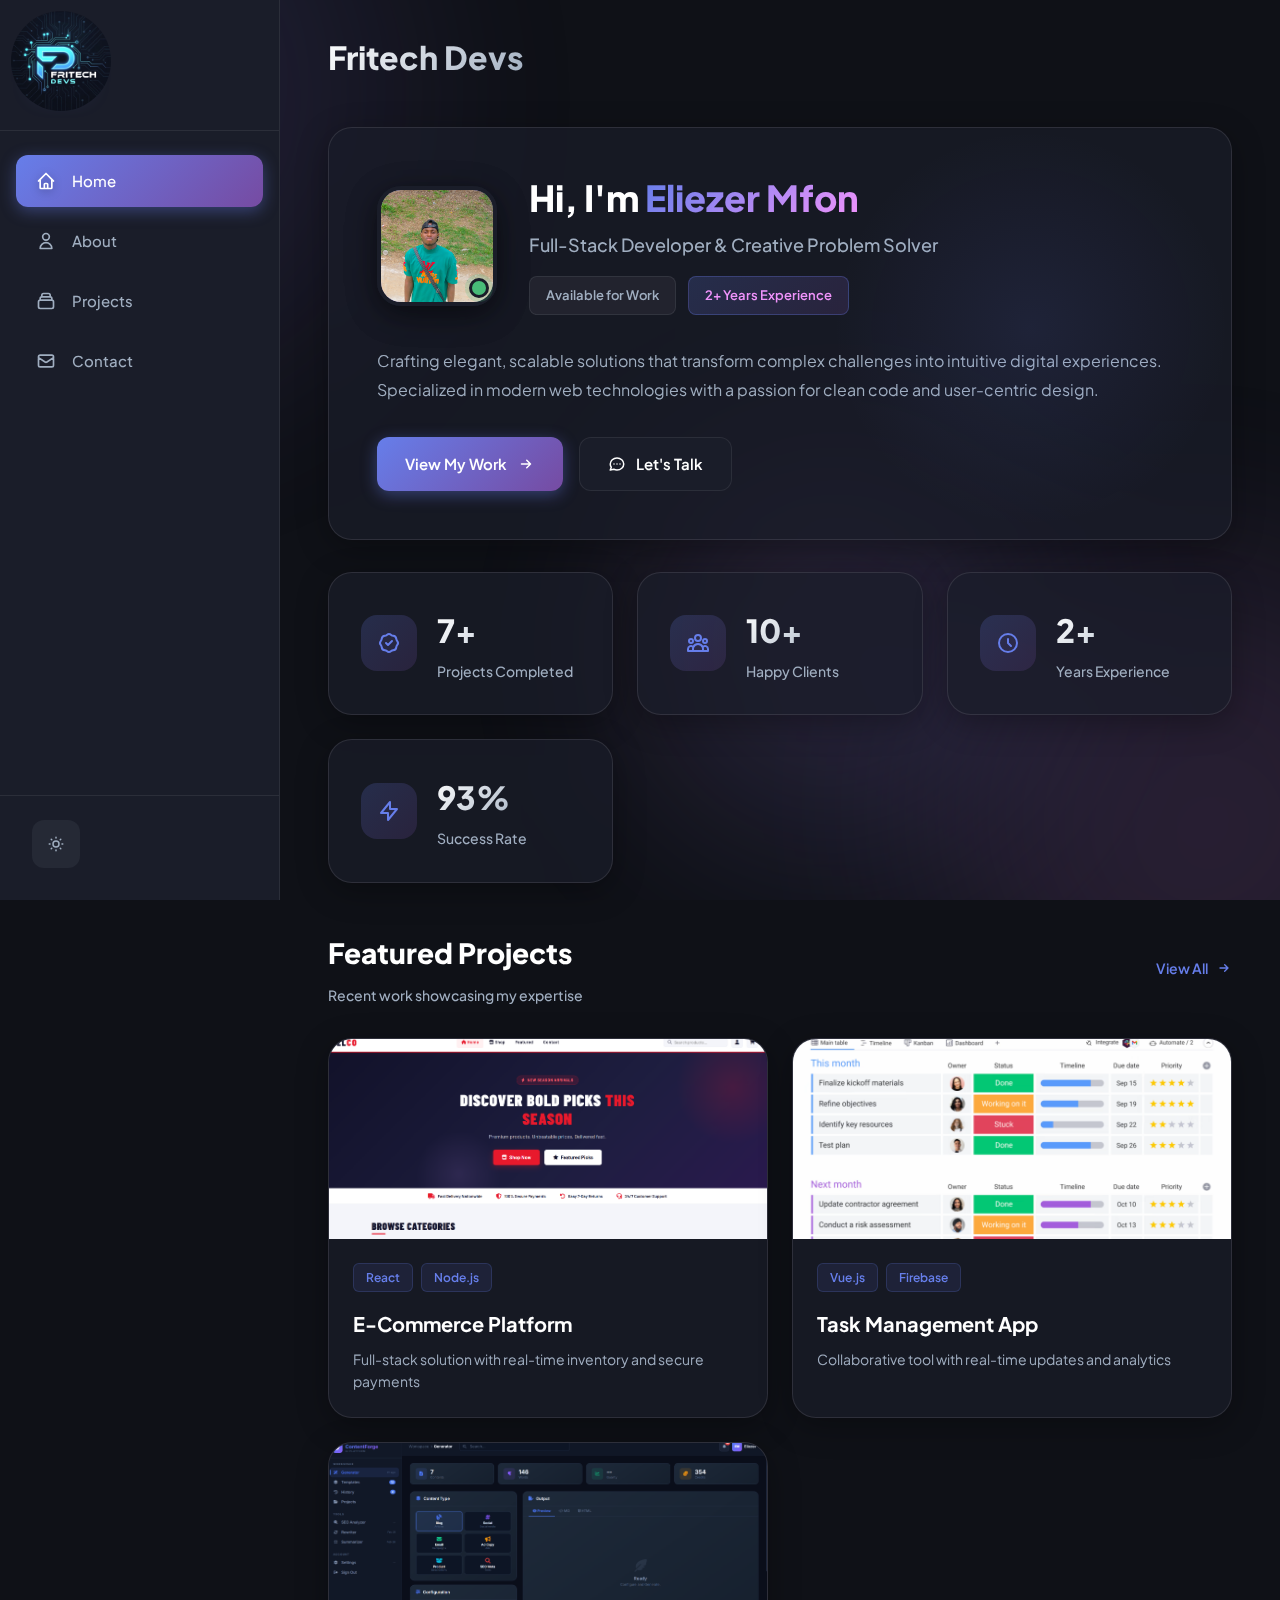
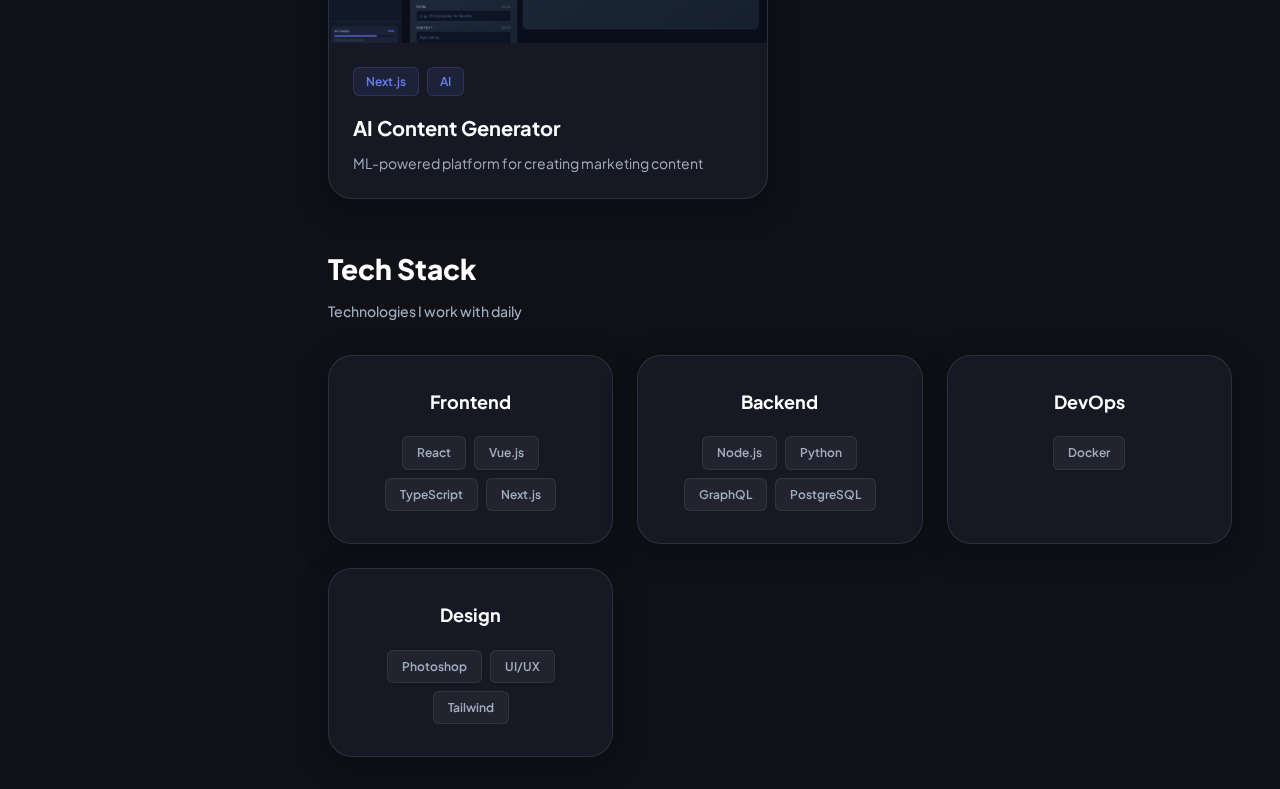
<file: index.html>
<!DOCTYPE html>
<html lang="en">

<head>
    <meta charset="UTF-8">
    <meta name="viewport" content="width=device-width, initial-scale=1.0">
    <title>Developer Portfolio - Home</title>
    <link rel="preconnect" href="https://fonts.googleapis.com">
    <link rel="preconnect" href="https://fonts.gstatic.com" crossorigin>
    <link href="https://fonts.googleapis.com/css2?family=Plus+Jakarta+Sans:wght@300;400;500;600;700;800&display=swap"
        rel="stylesheet">
    <link rel="stylesheet" href="styles.css">
</head>

<body>
    <!-- Animated Background -->
    <div class="background-animation">
        <div class="gradient-orb orb-1"></div>
        <div class="gradient-orb orb-2"></div>
        <div class="gradient-orb orb-3"></div>
    </div>

    <!-- Sidebar Navigation -->
    <nav class="sidebar">
        <div class="sidebar-header">
            <div class="logo-container">
                <div class="logo-icon"><img src="images/logo.jpg" alt="logo" width="100px" height="100px"
                        style="border-radius: 50%;"></div>
            </div>
        </div>
        <ul class="nav-menu">
            <li class="nav-item active">
                <a href="index.html">
                    <svg width="20" height="20" fill="none" stroke="currentColor" viewBox="0 0 24 24">
                        <path stroke-linecap="round" stroke-linejoin="round" stroke-width="2"
                            d="M3 12l2-2m0 0l7-7 7 7M5 10v10a1 1 0 001 1h3m10-11l2 2m-2-2v10a1 1 0 01-1 1h-3m-6 0a1 1 0 001-1v-4a1 1 0 011-1h2a1 1 0 011 1v4a1 1 0 001 1m-6 0h6" />
                    </svg>
                    <span>Home</span>
                </a>
            </li>
            <li class="nav-item">
                <a href="about.html">
                    <svg width="20" height="20" fill="none" stroke="currentColor" viewBox="0 0 24 24">
                        <path stroke-linecap="round" stroke-linejoin="round" stroke-width="2"
                            d="M16 7a4 4 0 11-8 0 4 4 0 018 0zM12 14a7 7 0 00-7 7h14a7 7 0 00-7-7z" />
                    </svg>
                    <span>About</span>
                </a>
            </li>
            <li class="nav-item">
                <a href="projects.html">
                    <svg width="20" height="20" fill="none" stroke="currentColor" viewBox="0 0 24 24">
                        <path stroke-linecap="round" stroke-linejoin="round" stroke-width="2"
                            d="M19 11H5m14 0a2 2 0 012 2v6a2 2 0 01-2 2H5a2 2 0 01-2-2v-6a2 2 0 012-2m14 0V9a2 2 0 00-2-2M5 11V9a2 2 0 012-2m0 0V5a2 2 0 012-2h6a2 2 0 012 2v2M7 7h10" />
                    </svg>
                    <span>Projects</span>
                </a>
            </li>
            <li class="nav-item">
                <a href="contact.html">
                    <svg width="20" height="20" fill="none" stroke="currentColor" viewBox="0 0 24 24">
                        <path stroke-linecap="round" stroke-linejoin="round" stroke-width="2"
                            d="M3 8l7.89 5.26a2 2 0 002.22 0L21 8M5 19h14a2 2 0 002-2V7a2 2 0 00-2-2H5a2 2 0 00-2 2v10a2 2 0 002 2z" />
                    </svg>
                    <span>Contact</span>
                </a>
            </li>
        </ul>
        <div class="sidebar-footer">
            <div class="theme-toggle">
                <svg width="18" height="18" fill="none" stroke="currentColor" viewBox="0 0 24 24">
                    <path stroke-linecap="round" stroke-linejoin="round" stroke-width="2"
                        d="M20.354 15.354A9 9 0 018.646 3.646 9.003 9.003 0 0012 21a9.003 9.003 0 008.354-5.646z" />
                </svg>
            </div>
        </div>
    </nav>

    <!-- Main Content -->
    <main class="main-content">
        <!-- Mobile Menu Toggle -->
        <button class="mobile-menu-toggle" aria-label="Toggle navigation">
            <svg width="24" height="24" fill="none" stroke="currentColor" viewBox="0 0 24 24">
                <path stroke-linecap="round" stroke-linejoin="round" stroke-width="2" d="M4 6h16M4 12h16M4 18h16" />
            </svg>
        </button>

        <!-- Mobile Theme Toggle -->
        <button class="mobile-theme-toggle" aria-label="Toggle theme">
            <svg width="20" height="20" fill="none" stroke="currentColor" viewBox="0 0 24 24">
                <path stroke-linecap="round" stroke-linejoin="round" stroke-width="2"
                    d="M12 3v1m0 16v1m9-9h-1M4 12H3m15.364 6.364l-.707-.707M6.343 6.343l-.707-.707m12.728 0l-.707.707M6.343 17.657l-.707.707M16 12a4 4 0 11-8 0 4 4 0 018 0z" />
            </svg>
        </button>

        <!-- Mobile Overlay -->
        <div class="mobile-overlay"></div>

        <!-- Header -->
        <header class="top-header">
            <div class="header-left">
                <h1 class="page-title">Fritech Devs</h1>
                <p class="page-subtitle"></p>
            </div>

        </header>

        <!-- Hero Card -->
        <section class="hero-card glass-card">
            <div class="hero-content">
                <div class="profile-section">
                    <div class="profile-image-wrapper">
                        <!-- Replace this SVG with your actual profile picture -->
                        <div class="profile-placeholder">
                            <img src="images/6utwdk.jpg" alt="Profile Picture" class="profile-image"
                                onerror="this.style.display='none'; this.nextElementSibling.style.display='flex'">

                        </div>
                        <div class="status-indicator"></div>
                    </div>
                    <div class="profile-info">
                        <h2 class="hero-title">Hi, I'm <span class="gradient-text">Eliezer Mfon</span></h2>
                        <p class="hero-role">Full-Stack Developer & Creative Problem Solver</p>
                        <div class="hero-badges">
                            <span class="badge">Available for Work</span>
                            <span class="badge badge-accent">2+ Years Experience</span>
                        </div>
                    </div>
                </div>
                <p class="hero-description">
                    Crafting elegant, scalable solutions that transform complex challenges into
                    intuitive digital experiences. Specialized in modern web technologies with
                    a passion for clean code and user-centric design.
                </p>
                <div class="hero-actions">
                    <a href="projects.html" class="btn btn-primary">
                        <span>View My Work</span>
                        <svg width="18" height="18" fill="none" stroke="currentColor" viewBox="0 0 24 24">
                            <path stroke-linecap="round" stroke-linejoin="round" stroke-width="2"
                                d="M13 7l5 5m0 0l-5 5m5-5H6" />
                        </svg>
                    </a>
                    <a href="contact.html" class="btn btn-secondary">
                        <svg width="18" height="18" fill="none" stroke="currentColor" viewBox="0 0 24 24">
                            <path stroke-linecap="round" stroke-linejoin="round" stroke-width="2"
                                d="M8 12h.01M12 12h.01M16 12h.01M21 12c0 4.418-4.03 8-9 8a9.863 9.863 0 01-4.255-.949L3 20l1.395-3.72C3.512 15.042 3 13.574 3 12c0-4.418 4.03-8 9-8s9 3.582 9 8z" />
                        </svg>
                        <span>Let's Talk</span>
                    </a>
                </div>
            </div>
        </section>

        <!-- Stats Grid -->
        <section class="stats-section">
            <div class="stats-grid">
                <div class="stat-card glass-card">
                    <div class="stat-icon">
                        <svg width="24" height="24" fill="none" stroke="currentColor" viewBox="0 0 24 24">
                            <path stroke-linecap="round" stroke-linejoin="round" stroke-width="2"
                                d="M9 12l2 2 4-4M7.835 4.697a3.42 3.42 0 001.946-.806 3.42 3.42 0 014.438 0 3.42 3.42 0 001.946.806 3.42 3.42 0 013.138 3.138 3.42 3.42 0 00.806 1.946 3.42 3.42 0 010 4.438 3.42 3.42 0 00-.806 1.946 3.42 3.42 0 01-3.138 3.138 3.42 3.42 0 00-1.946.806 3.42 3.42 0 01-4.438 0 3.42 3.42 0 00-1.946-.806 3.42 3.42 0 01-3.138-3.138 3.42 3.42 0 00-.806-1.946 3.42 3.42 0 010-4.438 3.42 3.42 0 00.806-1.946 3.42 3.42 0 013.138-3.138z" />
                        </svg>
                    </div>
                    <div class="stat-content">
                        <h3 class="stat-number">7+</h3>
                        <p class="stat-label">Projects Completed</p>
                    </div>
                </div>
                <div class="stat-card glass-card">
                    <div class="stat-icon">
                        <svg width="24" height="24" fill="none" stroke="currentColor" viewBox="0 0 24 24">
                            <path stroke-linecap="round" stroke-linejoin="round" stroke-width="2"
                                d="M17 20h5v-2a3 3 0 00-5.356-1.857M17 20H7m10 0v-2c0-.656-.126-1.283-.356-1.857M7 20H2v-2a3 3 0 015.356-1.857M7 20v-2c0-.656.126-1.283.356-1.857m0 0a5.002 5.002 0 019.288 0M15 7a3 3 0 11-6 0 3 3 0 016 0zm6 3a2 2 0 11-4 0 2 2 0 014 0zM7 10a2 2 0 11-4 0 2 2 0 014 0z" />
                        </svg>
                    </div>
                    <div class="stat-content">
                        <h3 class="stat-number">10+</h3>
                        <p class="stat-label">Happy Clients</p>
                    </div>
                </div>
                <div class="stat-card glass-card">
                    <div class="stat-icon">
                        <svg width="24" height="24" fill="none" stroke="currentColor" viewBox="0 0 24 24">
                            <path stroke-linecap="round" stroke-linejoin="round" stroke-width="2"
                                d="M12 8v4l3 3m6-3a9 9 0 11-18 0 9 9 0 0118 0z" />
                        </svg>
                    </div>
                    <div class="stat-content">
                        <h3 class="stat-number">2+</h3>
                        <p class="stat-label">Years Experience</p>
                    </div>
                </div>
                <div class="stat-card glass-card">
                    <div class="stat-icon">
                        <svg width="24" height="24" fill="none" stroke="currentColor" viewBox="0 0 24 24">
                            <path stroke-linecap="round" stroke-linejoin="round" stroke-width="2"
                                d="M13 10V3L4 14h7v7l9-11h-7z" />
                        </svg>
                    </div>
                    <div class="stat-content">
                        <h3 class="stat-number">93%</h3>
                        <p class="stat-label">Success Rate</p>
                    </div>
                </div>
            </div>
        </section>

        <!-- Featured Projects -->
        <section class="featured-projects">
            <div class="section-header">
                <div>
                    <h2 class="section-title">Featured Projects</h2>
                    <p class="section-subtitle">Recent work showcasing my expertise</p>
                </div>
                <a href="projects.html" class="view-all-link">
                    View All
                    <svg width="16" height="16" fill="none" stroke="currentColor" viewBox="0 0 24 24">
                        <path stroke-linecap="round" stroke-linejoin="round" stroke-width="2"
                            d="M13 7l5 5m0 0l-5 5m5-5H6" />
                    </svg>
                </a>
            </div>
            <div class="projects-grid">
                <div class="project-card glass-card">
                    <div class="project-image">
                        <img src="images/new_ecomm.png" alt="e-comm site image"
                            onerror="this.style.display='none'; this.parentElement.classList.add('no-image')">
                    </div>
                    <div class="project-content">
                        <div class="project-tags">
                            <span class="tag">React</span>
                            <span class="tag">Node.js</span>
                        </div>
                        <h3 class="project-title">E-Commerce Platform</h3>
                        <p class="project-description">Full-stack solution with real-time inventory and secure payments
                        </p>
                    </div>
                </div>
                <div class="project-card glass-card">
                    <div class="project-image">
                        <img src="images/task_manager.png" alt="Task Management app"
                            onerror="this.style.display='none'; this.parentElement.classList.add('no-image')">
                    </div>
                    <div class="project-content">
                        <div class="project-tags">
                            <span class="tag">Vue.js</span>
                            <span class="tag">Firebase</span>
                        </div>
                        <h3 class="project-title">Task Management App</h3>
                        <p class="project-description">Collaborative tool with real-time updates and analytics</p>
                    </div>
                </div>
                <div class="project-card glass-card">
                    <div class="project-image">
                        <img src="images/ai_content.png" alt="AI content"
                            onerror="this.style.display='none'; this.parentElement.classList.add('no-image')">
                    </div>
                    <div class="project-content">
                        <div class="project-tags">
                            <span class="tag">Next.js</span>
                            <span class="tag">AI</span>
                        </div>
                        <h3 class="project-title">AI Content Generator</h3>
                        <p class="project-description">ML-powered platform for creating marketing content</p>
                    </div>
                </div>
            </div>
        </section>

        <!-- Skills Overview -->
        <section class="skills-overview">
            <div class="section-header">
                <div>
                    <h2 class="section-title">Tech Stack</h2>
                    <p class="section-subtitle">Technologies I work with daily</p>
                </div>
            </div>
            <div class="skills-grid">
                <div class="skill-card glass-card">
                    <h4>Frontend</h4>
                    <div class="skill-tags">
                        <span>React</span>
                        <span>Vue.js</span>
                        <span>TypeScript</span>
                        <span>Next.js</span>
                    </div>
                </div>
                <div class="skill-card glass-card">
                    <h4>Backend</h4>
                    <div class="skill-tags">
                        <span>Node.js</span>
                        <span>Python</span>
                        <span>GraphQL</span>
                        <span>PostgreSQL</span>
                    </div>
                </div>
                <div class="skill-card glass-card">
                    <h4>DevOps</h4>
                    <div class="skill-tags">
                        <span>Docker</span>
                    </div>
                </div>
                <div class="skill-card glass-card">
                    <h4>Design</h4>
                    <div class="skill-tags">
                        <span>Photoshop</span>
                        <span>UI/UX</span>
                        <span>Tailwind</span>

                    </div>
                </div>
            </div>
        </section>
    </main>

    <script>
        // Theme Toggle Functionality
        const themeToggle = document.querySelector('.theme-toggle');
        const mobileThemeToggle = document.querySelector('.mobile-theme-toggle');
        const htmlElement = document.documentElement;

        // Check for saved theme preference or default to 'dark'
        const currentTheme = localStorage.getItem('theme') || 'dark';
        htmlElement.setAttribute('data-theme', currentTheme);

        // Update toggle icon based on current theme
        function updateToggleIcon() {
            const theme = htmlElement.getAttribute('data-theme');
            const sidebarPath = themeToggle.querySelector('path');
            const mobilePath = mobileThemeToggle.querySelector('path');

            if (theme === 'light') {
                // Moon icon for dark mode option
                sidebarPath.setAttribute('d', 'M20.354 15.354A9 9 0 018.646 3.646 9.003 9.003 0 0012 21a9.003 9.003 0 008.354-5.646z');
                mobilePath.setAttribute('d', 'M20.354 15.354A9 9 0 018.646 3.646 9.003 9.003 0 0012 21a9.003 9.003 0 008.354-5.646z');
            } else {
                // Sun icon for light mode option
                sidebarPath.setAttribute('d', 'M12 3v1m0 16v1m9-9h-1M4 12H3m15.364 6.364l-.707-.707M6.343 6.343l-.707-.707m12.728 0l-.707.707M6.343 17.657l-.707.707M16 12a4 4 0 11-8 0 4 4 0 018 0z');
                mobilePath.setAttribute('d', 'M12 3v1m0 16v1m9-9h-1M4 12H3m15.364 6.364l-.707-.707M6.343 6.343l-.707-.707m12.728 0l-.707.707M6.343 17.657l-.707.707M16 12a4 4 0 11-8 0 4 4 0 018 0z');
            }
        }

        updateToggleIcon();

        // Toggle theme function
        function toggleTheme() {
            const currentTheme = htmlElement.getAttribute('data-theme');
            const newTheme = currentTheme === 'dark' ? 'light' : 'dark';

            htmlElement.setAttribute('data-theme', newTheme);
            localStorage.setItem('theme', newTheme);
            updateToggleIcon();
        }

        // Toggle theme on click for both buttons
        themeToggle.addEventListener('click', toggleTheme);
        mobileThemeToggle.addEventListener('click', toggleTheme);

        // Mobile Menu Toggle Functionality
        const mobileMenuToggle = document.querySelector('.mobile-menu-toggle');
        const sidebar = document.querySelector('.sidebar');
        const mainContent = document.querySelector('.main-content');
        const mobileOverlay = document.querySelector('.mobile-overlay');

        function toggleMobileMenu() {
            sidebar.classList.toggle('active');
            mobileMenuToggle.classList.toggle('active');
            mobileOverlay.classList.toggle('active');
        }

        mobileMenuToggle.addEventListener('click', toggleMobileMenu);

        // Close sidebar when clicking outside on mobile
        // Only close if the click is NOT on a link or button (so navigation still works)
        mainContent.addEventListener('click', (e) => {
            if (window.innerWidth <= 768 && sidebar.classList.contains('active')) {
                if (!e.target.closest('a') && !e.target.closest('button')) {
                    toggleMobileMenu();
                }
            }
        });

        // Close sidebar when clicking overlay
        mobileOverlay.addEventListener('click', toggleMobileMenu);
    </script>

</body>

</html>
</file>
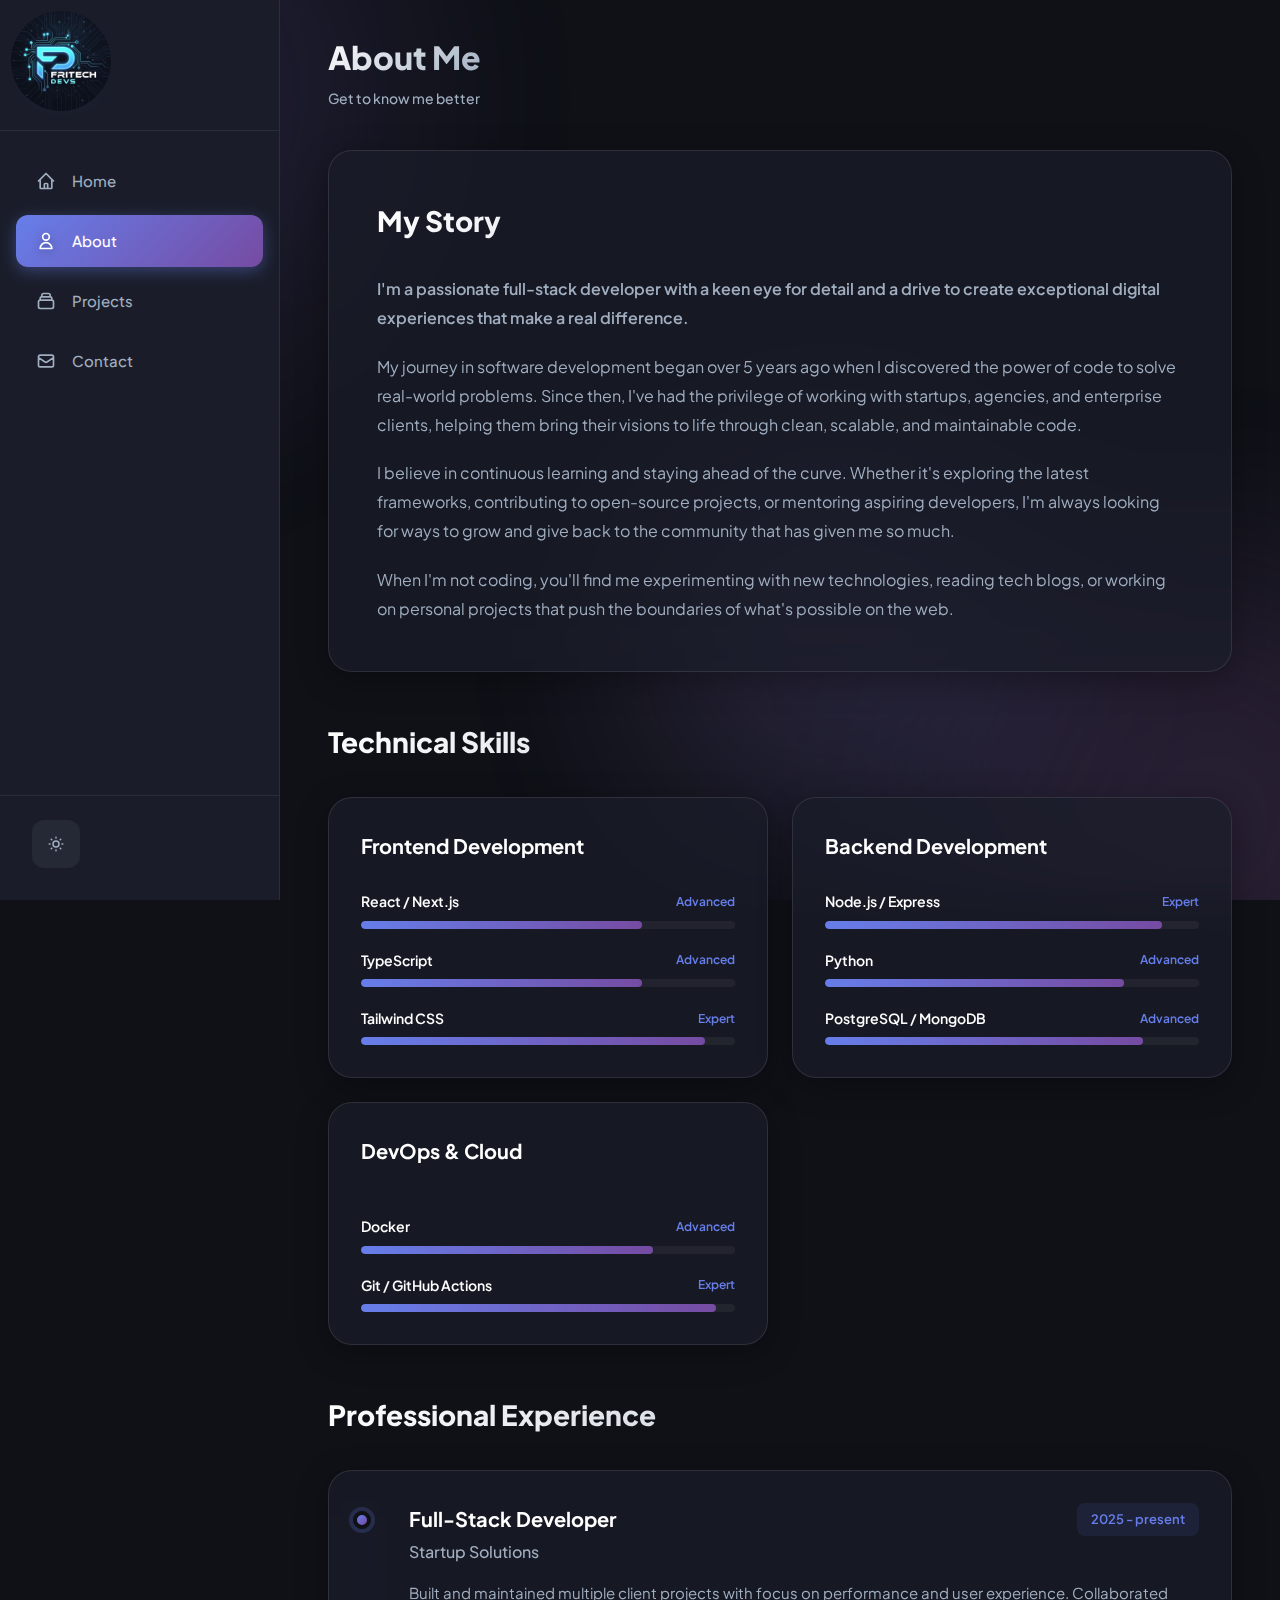
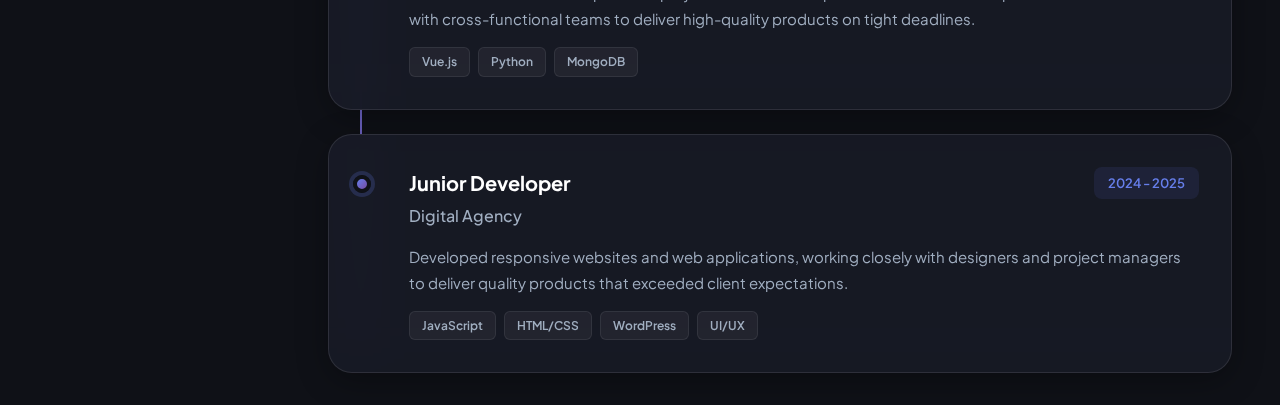
<file: about.html>
<!DOCTYPE html>
<html lang="en">

<head>
    <meta charset="UTF-8">
    <meta name="viewport" content="width=device-width, initial-scale=1.0">
    <title>Developer Portfolio - About</title>
    <link rel="icon" type="image/jpeg" href="images/logo.jpg">
    <link rel="apple-touch-icon" href="images/logo.jpg">
    <link rel="preconnect" href="https://fonts.googleapis.com">
    <link rel="preconnect" href="https://fonts.gstatic.com" crossorigin>
    <link href="https://fonts.googleapis.com/css2?family=Plus+Jakarta+Sans:wght@300;400;500;600;700;800&display=swap"
        rel="stylesheet">
    <link rel="stylesheet" href="styles.css">
</head>

<body>
    <!-- Animated Background -->
    <div class="background-animation">
        <div class="gradient-orb orb-1"></div>
        <div class="gradient-orb orb-2"></div>
        <div class="gradient-orb orb-3"></div>
    </div>

    <!-- Sidebar Navigation -->
    <nav class="sidebar">
        <div class="sidebar-header">
            <div class="logo-container">
                <div class="logo-icon"><img src="images/logo.jpg" alt="logo" width="100px" height="100px"
                        style="border-radius: 50%;"></div>
            </div>
        </div>
        <ul class="nav-menu">
            <li class="nav-item">
                <a href="index.html">
                    <svg width="20" height="20" fill="none" stroke="currentColor" viewBox="0 0 24 24">
                        <path stroke-linecap="round" stroke-linejoin="round" stroke-width="2"
                            d="M3 12l2-2m0 0l7-7 7 7M5 10v10a1 1 0 001 1h3m10-11l2 2m-2-2v10a1 1 0 01-1 1h-3m-6 0a1 1 0 001-1v-4a1 1 0 011-1h2a1 1 0 011 1v4a1 1 0 001 1m-6 0h6" />
                    </svg>
                    <span>Home</span>
                </a>
            </li>
            <li class="nav-item active">
                <a href="about.html">
                    <svg width="20" height="20" fill="none" stroke="currentColor" viewBox="0 0 24 24">
                        <path stroke-linecap="round" stroke-linejoin="round" stroke-width="2"
                            d="M16 7a4 4 0 11-8 0 4 4 0 018 0zM12 14a7 7 0 00-7 7h14a7 7 0 00-7-7z" />
                    </svg>
                    <span>About</span>
                </a>
            </li>
            <li class="nav-item">
                <a href="projects.html">
                    <svg width="20" height="20" fill="none" stroke="currentColor" viewBox="0 0 24 24">
                        <path stroke-linecap="round" stroke-linejoin="round" stroke-width="2"
                            d="M19 11H5m14 0a2 2 0 012 2v6a2 2 0 01-2 2H5a2 2 0 01-2-2v-6a2 2 0 012-2m14 0V9a2 2 0 00-2-2M5 11V9a2 2 0 012-2m0 0V5a2 2 0 012-2h6a2 2 0 012 2v2M7 7h10" />
                    </svg>
                    <span>Projects</span>
                </a>
            </li>
            <li class="nav-item">
                <a href="contact.html">
                    <svg width="20" height="20" fill="none" stroke="currentColor" viewBox="0 0 24 24">
                        <path stroke-linecap="round" stroke-linejoin="round" stroke-width="2"
                            d="M3 8l7.89 5.26a2 2 0 002.22 0L21 8M5 19h14a2 2 0 002-2V7a2 2 0 00-2-2H5a2 2 0 00-2 2v10a2 2 0 002 2z" />
                    </svg>
                    <span>Contact</span>
                </a>
            </li>
        </ul>
        <div class="sidebar-footer">
            <div class="theme-toggle">
                <svg width="18" height="18" fill="none" stroke="currentColor" viewBox="0 0 24 24">
                    <path stroke-linecap="round" stroke-linejoin="round" stroke-width="2"
                        d="M20.354 15.354A9 9 0 018.646 3.646 9.003 9.003 0 0012 21a9.003 9.003 0 008.354-5.646z" />
                </svg>
            </div>
        </div>
    </nav>

    <!-- Main Content -->
    <main class="main-content">
        <!-- Mobile Menu Toggle -->
        <button class="mobile-menu-toggle" aria-label="Toggle navigation">
            <svg width="24" height="24" fill="none" stroke="currentColor" viewBox="0 0 24 24">
                <path stroke-linecap="round" stroke-linejoin="round" stroke-width="2" d="M4 6h16M4 12h16M4 18h16" />
            </svg>
        </button>

        <!-- Mobile Theme Toggle -->
        <button class="mobile-theme-toggle" aria-label="Toggle theme">
            <svg width="20" height="20" fill="none" stroke="currentColor" viewBox="0 0 24 24">
                <path stroke-linecap="round" stroke-linejoin="round" stroke-width="2"
                    d="M12 3v1m0 16v1m9-9h-1M4 12H3m15.364 6.364l-.707-.707M6.343 6.343l-.707-.707m12.728 0l-.707.707M6.343 17.657l-.707.707M16 12a4 4 0 11-8 0 4 4 0 018 0z" />
            </svg>
        </button>

        <!-- Mobile Overlay -->
        <div class="mobile-overlay"></div>

        <!-- Header -->
        <header class="top-header">
            <div class="header-left">
                <h1 class="page-title">About Me</h1>
                <p class="page-subtitle">Get to know me better</p>
            </div>
        </header>

        <!-- About Content -->
        <div class="about-layout">
            <!-- Main About Card -->
            <section class="about-card glass-card">
                <h2 class="card-title">My Story</h2>
                <div class="about-content-text">
                    <p class="lead-text">
                        I'm a passionate full-stack developer with a keen eye for detail and a
                        drive to create exceptional digital experiences that make a real difference.
                    </p>
                    <p>
                        My journey in software development began over 5 years ago when I discovered
                        the power of code to solve real-world problems. Since then, I've had the
                        privilege of working with startups, agencies, and enterprise clients, helping
                        them bring their visions to life through clean, scalable, and maintainable code.
                    </p>
                    <p>
                        I believe in continuous learning and staying ahead of the curve. Whether it's
                        exploring the latest frameworks, contributing to open-source projects, or
                        mentoring aspiring developers, I'm always looking for ways to grow and give back
                        to the community that has given me so much.
                    </p>
                    <p>
                        When I'm not coding, you'll find me experimenting with new technologies,
                        reading tech blogs, or working on personal projects that push the boundaries
                        of what's possible on the web.
                    </p>
                </div>
            </section>

            <!-- Skills Section -->
            <section class="skills-detailed">
                <h2 class="card-title">Technical Skills</h2>
                <div class="skills-categories">
                    <div class="skill-category-card glass-card">
                        <div class="category-header">
                            <h3>Frontend Development</h3>
                        </div>
                        <div class="skill-items">
                            <div class="skill-item">
                                <div class="skill-info">
                                    <span class="skill-name">React / Next.js</span>
                                    <span class="skill-level">Advanced</span>
                                </div>
                                <div class="skill-bar">
                                    <div class="skill-progress" style="width: 75%"></div>
                                </div>
                            </div>

                            <div class="skill-item">
                                <div class="skill-info">
                                    <span class="skill-name">TypeScript</span>
                                    <span class="skill-level">Advanced</span>
                                </div>
                                <div class="skill-bar">
                                    <div class="skill-progress" style="width: 75%"></div>
                                </div>
                            </div>
                            <div class="skill-item">
                                <div class="skill-info">
                                    <span class="skill-name">Tailwind CSS</span>
                                    <span class="skill-level">Expert</span>
                                </div>
                                <div class="skill-bar">
                                    <div class="skill-progress" style="width: 92%"></div>
                                </div>
                            </div>
                        </div>
                    </div>

                    <div class="skill-category-card glass-card">
                        <div class="category-header">
                            <h3>Backend Development</h3>
                        </div>
                        <div class="skill-items">
                            <div class="skill-item">
                                <div class="skill-info">
                                    <span class="skill-name">Node.js / Express</span>
                                    <span class="skill-level">Expert</span>
                                </div>
                                <div class="skill-bar">
                                    <div class="skill-progress" style="width: 90%"></div>
                                </div>
                            </div>
                            <div class="skill-item">
                                <div class="skill-info">
                                    <span class="skill-name">Python</span>
                                    <span class="skill-level">Advanced</span>
                                </div>
                                <div class="skill-bar">
                                    <div class="skill-progress" style="width: 80%"></div>
                                </div>
                            </div>

                            <div class="skill-item">
                                <div class="skill-info">
                                    <span class="skill-name">PostgreSQL / MongoDB</span>
                                    <span class="skill-level">Advanced</span>
                                </div>
                                <div class="skill-bar">
                                    <div class="skill-progress" style="width: 85%"></div>
                                </div>
                            </div>
                        </div>
                    </div>

                    <div class="skill-category-card glass-card">
                        <div class="category-header">
                            <h3>DevOps & Cloud</h3>
                        </div>
                        <div class="skill-items">
                            <div class="skill-item">
                                <div class="skill-info">
                                </div>

                            </div>
                            <div class="skill-item">
                                <div class="skill-info">
                                    <span class="skill-name">Docker</span>
                                    <span class="skill-level">Advanced</span>
                                </div>
                                <div class="skill-bar">
                                    <div class="skill-progress" style="width: 78%"></div>
                                </div>
                            </div>

                            <div class="skill-item">
                                <div class="skill-info">
                                    <span class="skill-name">Git / GitHub Actions</span>
                                    <span class="skill-level">Expert</span>
                                </div>
                                <div class="skill-bar">
                                    <div class="skill-progress" style="width: 95%"></div>
                                </div>
                            </div>
                        </div>
                    </div>
                </div>
            </section>

            <!-- Experience Timeline -->
            <section class="experience-section">
                <h2 class="card-title">Professional Experience</h2>
                <div class="timeline-container">


                    <div class="timeline-item glass-card">
                        <div class="timeline-marker"></div>
                        <div class="timeline-content">
                            <div class="timeline-header">
                                <div>
                                    <h3>Full-Stack Developer</h3>
                                    <h4>Startup Solutions</h4>
                                </div>
                                <span class="timeline-date">2025 - present</span>
                            </div>
                            <p>Built and maintained multiple client projects with focus on performance and user
                                experience. Collaborated with cross-functional teams to deliver high-quality products on
                                tight deadlines.</p>
                            <div class="timeline-tags">
                                <span>Vue.js</span>
                                <span>Python</span>
                                <span>MongoDB</span>
                            </div>
                        </div>
                    </div>

                    <div class="timeline-item glass-card">
                        <div class="timeline-marker"></div>
                        <div class="timeline-content">
                            <div class="timeline-header">
                                <div>
                                    <h3>Junior Developer</h3>
                                    <h4>Digital Agency</h4>
                                </div>
                                <span class="timeline-date">2024 - 2025</span>
                            </div>
                            <p>Developed responsive websites and web applications, working closely with designers and
                                project managers to deliver quality products that exceeded client expectations.</p>
                            <div class="timeline-tags">
                                <span>JavaScript</span>
                                <span>HTML/CSS</span>
                                <span>WordPress</span>
                                <span>UI/UX</span>
                            </div>
                        </div>
                    </div>
                </div>
            </section>


        </div>
    </main>

    <script>
        // Theme Toggle Functionality
        const themeToggle = document.querySelector('.theme-toggle');
        const mobileThemeToggle = document.querySelector('.mobile-theme-toggle');
        const htmlElement = document.documentElement;

        // Check for saved theme preference or default to 'dark'
        const currentTheme = localStorage.getItem('theme') || 'dark';
        htmlElement.setAttribute('data-theme', currentTheme);

        // Update toggle icon based on current theme
        function updateToggleIcon() {
            const theme = htmlElement.getAttribute('data-theme');
            const sidebarPath = themeToggle.querySelector('path');
            const mobilePath = mobileThemeToggle.querySelector('path');

            if (theme === 'light') {
                // Moon icon for dark mode option
                sidebarPath.setAttribute('d', 'M20.354 15.354A9 9 0 018.646 3.646 9.003 9.003 0 0012 21a9.003 9.003 0 008.354-5.646z');
                mobilePath.setAttribute('d', 'M20.354 15.354A9 9 0 018.646 3.646 9.003 9.003 0 0012 21a9.003 9.003 0 008.354-5.646z');
            } else {
                // Sun icon for light mode option
                sidebarPath.setAttribute('d', 'M12 3v1m0 16v1m9-9h-1M4 12H3m15.364 6.364l-.707-.707M6.343 6.343l-.707-.707m12.728 0l-.707.707M6.343 17.657l-.707.707M16 12a4 4 0 11-8 0 4 4 0 018 0z');
                mobilePath.setAttribute('d', 'M12 3v1m0 16v1m9-9h-1M4 12H3m15.364 6.364l-.707-.707M6.343 6.343l-.707-.707m12.728 0l-.707.707M6.343 17.657l-.707.707M16 12a4 4 0 11-8 0 4 4 0 018 0z');
            }
        }

        updateToggleIcon();

        // Toggle theme function
        function toggleTheme() {
            const currentTheme = htmlElement.getAttribute('data-theme');
            const newTheme = currentTheme === 'dark' ? 'light' : 'dark';

            htmlElement.setAttribute('data-theme', newTheme);
            localStorage.setItem('theme', newTheme);
            updateToggleIcon();
        }

        // Toggle theme on click for both buttons
        themeToggle.addEventListener('click', toggleTheme);
        mobileThemeToggle.addEventListener('click', toggleTheme);

        // Mobile Menu Toggle Functionality
        const mobileMenuToggle = document.querySelector('.mobile-menu-toggle');
        const sidebar = document.querySelector('.sidebar');
        const mainContent = document.querySelector('.main-content');
        const mobileOverlay = document.querySelector('.mobile-overlay');

        function toggleMobileMenu() {
            sidebar.classList.toggle('active');
            mobileMenuToggle.classList.toggle('active');
            mobileOverlay.classList.toggle('active');
        }

        mobileMenuToggle.addEventListener('click', toggleMobileMenu);

        // Close sidebar when clicking outside on mobile
        // Only close if the click is NOT on a link or button (so navigation still works)
        mainContent.addEventListener('click', (e) => {
            if (window.innerWidth <= 768 && sidebar.classList.contains('active')) {
                if (!e.target.closest('a') && !e.target.closest('button')) {
                    toggleMobileMenu();
                }
            }
        });

        // Close sidebar when clicking overlay
        mobileOverlay.addEventListener('click', toggleMobileMenu);
    </script>

</body>

</html>
</file>
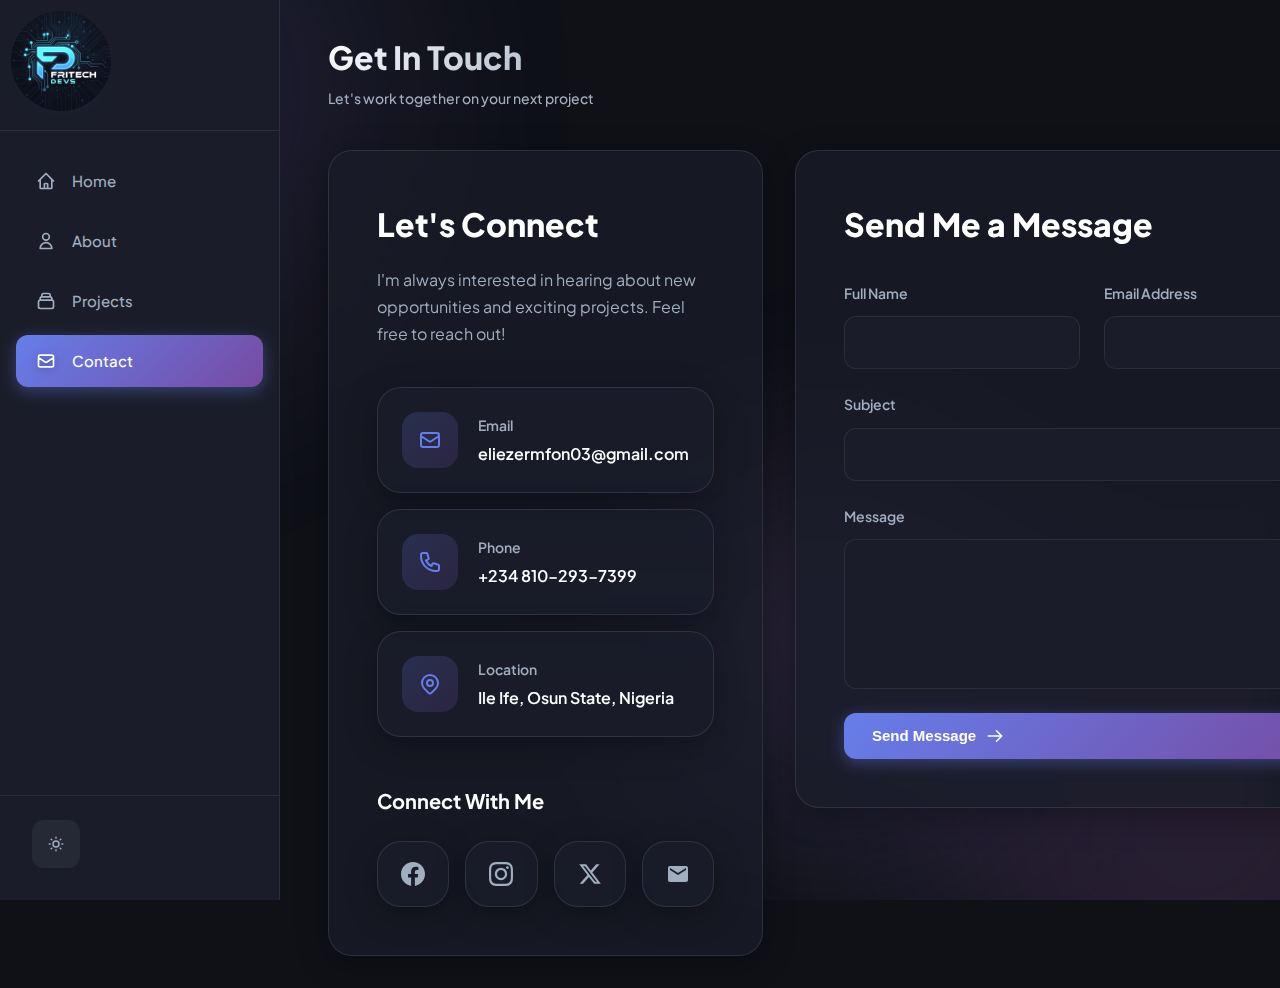
<file: contact.html>
<!DOCTYPE html>
<html lang="en">

<head>
    <meta charset="UTF-8">
    <meta name="viewport" content="width=device-width, initial-scale=1.0">
    <title>Developer Portfolio - Contact</title>
    <link rel="icon" type="image/jpeg" href="images/logo.jpg">
    <link rel="apple-touch-icon" href="images/logo.jpg">
    <link href="https://fonts.googleapis.com/css2?family=Plus+Jakarta+Sans:wght@300;400;500;600;700;800&display=swap"
        rel="stylesheet">
    <link rel="stylesheet" href="styles.css">
</head>

<body>
    <div class="background-animation">
        <div class="gradient-orb orb-1"></div>
        <div class="gradient-orb orb-2"></div>
        <div class="gradient-orb orb-3"></div>
    </div>

    <nav class="sidebar">
        <div class="sidebar-header">
            <div class="logo-container">
                <div class="logo-icon"><img src="images/logo.jpg" alt="logo" width="100px" height="100px"
                        style="border-radius: 50%;"></div>
            </div>
        </div>
        <ul class="nav-menu">
            <li class="nav-item">
                <a href="index.html">
                    <svg width="20" height="20" fill="none" stroke="currentColor" viewBox="0 0 24 24">
                        <path stroke-linecap="round" stroke-linejoin="round" stroke-width="2"
                            d="M3 12l2-2m0 0l7-7 7 7M5 10v10a1 1 0 001 1h3m10-11l2 2m-2-2v10a1 1 0 01-1 1h-3m-6 0a1 1 0 001-1v-4a1 1 0 011-1h2a1 1 0 011 1v4a1 1 0 001 1m-6 0h6" />
                    </svg>
                    <span>Home</span>
                </a>
            </li>
            <li class="nav-item">
                <a href="about.html">
                    <svg width="20" height="20" fill="none" stroke="currentColor" viewBox="0 0 24 24">
                        <path stroke-linecap="round" stroke-linejoin="round" stroke-width="2"
                            d="M16 7a4 4 0 11-8 0 4 4 0 018 0zM12 14a7 7 0 00-7 7h14a7 7 0 00-7-7z" />
                    </svg>
                    <span>About</span>
                </a>
            </li>
            <li class="nav-item">
                <a href="projects.html">
                    <svg width="20" height="20" fill="none" stroke="currentColor" viewBox="0 0 24 24">
                        <path stroke-linecap="round" stroke-linejoin="round" stroke-width="2"
                            d="M19 11H5m14 0a2 2 0 012 2v6a2 2 0 01-2 2H5a2 2 0 01-2-2v-6a2 2 0 012-2m14 0V9a2 2 0 00-2-2M5 11V9a2 2 0 012-2m0 0V5a2 2 0 012-2h6a2 2 0 012 2v2M7 7h10" />
                    </svg>
                    <span>Projects</span>
                </a>
            </li>
            <li class="nav-item active">
                <a href="contact.html">
                    <svg width="20" height="20" fill="none" stroke="currentColor" viewBox="0 0 24 24">
                        <path stroke-linecap="round" stroke-linejoin="round" stroke-width="2"
                            d="M3 8l7.89 5.26a2 2 0 002.22 0L21 8M5 19h14a2 2 0 002-2V7a2 2 0 00-2-2H5a2 2 0 00-2 2v10a2 2 0 002 2z" />
                    </svg>
                    <span>Contact</span>
                </a>
            </li>
        </ul>
        <div class="sidebar-footer">
            <div class="theme-toggle">
                <svg width="18" height="18" fill="none" stroke="currentColor" viewBox="0 0 24 24">
                    <path stroke-linecap="round" stroke-linejoin="round" stroke-width="2"
                        d="M20.354 15.354A9 9 0 018.646 3.646 9.003 9.003 0 0012 21a9.003 9.003 0 008.354-5.646z" />
                </svg>
            </div>
        </div>
    </nav>

    <main class="main-content">
        <!-- Mobile Menu Toggle -->
        <button class="mobile-menu-toggle" aria-label="Toggle navigation">
            <svg width="24" height="24" fill="none" stroke="currentColor" viewBox="0 0 24 24">
                <path stroke-linecap="round" stroke-linejoin="round" stroke-width="2" d="M4 6h16M4 12h16M4 18h16" />
            </svg>
        </button>

        <!-- Mobile Theme Toggle -->
        <button class="mobile-theme-toggle" aria-label="Toggle theme">
            <svg width="20" height="20" fill="none" stroke="currentColor" viewBox="0 0 24 24">
                <path stroke-linecap="round" stroke-linejoin="round" stroke-width="2"
                    d="M12 3v1m0 16v1m9-9h-1M4 12H3m15.364 6.364l-.707-.707M6.343 6.343l-.707-.707m12.728 0l-.707.707M6.343 17.657l-.707.707M16 12a4 4 0 11-8 0 4 4 0 018 0z" />
            </svg>
        </button>

        <!-- Mobile Overlay -->
        <div class="mobile-overlay"></div>

        <header class="top-header">
            <div class="header-left">
                <h1 class="page-title">Get In Touch</h1>
                <p class="page-subtitle">Let's work together on your next project</p>
            </div>
        </header>

        <div class="contact-layout">
            <div class="contact-info-section">
                <div class="contact-card glass-card">
                    <div class="contact-header">
                        <h2>Let's Connect</h2>
                        <p>I'm always interested in hearing about new opportunities and exciting projects. Feel free to
                            reach out!</p>
                    </div>

                    <div class="contact-methods">
                        <a href="mailto:eliezermfon03@gmail.com" class="contact-method glass-card">
                            <div class="method-icon">
                                <svg width="24" height="24" fill="none" stroke="currentColor" viewBox="0 0 24 24">
                                    <path stroke-linecap="round" stroke-linejoin="round" stroke-width="2"
                                        d="M3 8l7.89 5.26a2 2 0 002.22 0L21 8M5 19h14a2 2 0 002-2V7a2 2 0 00-2-2H5a2 2 0 00-2 2v10a2 2 0 002 2z" />
                                </svg>
                            </div>
                            <div class="method-content">
                                <h4>Email</h4>
                                <p>eliezermfon03@gmail.com</p>
                            </div>
                        </a>

                        <a href="tel:+2348102937399" class="contact-method glass-card">
                            <div class="method-icon">
                                <svg width="24" height="24" fill="none" stroke="currentColor" viewBox="0 0 24 24">
                                    <path stroke-linecap="round" stroke-linejoin="round" stroke-width="2"
                                        d="M3 5a2 2 0 012-2h3.28a1 1 0 01.948.684l1.498 4.493a1 1 0 01-.502 1.21l-2.257 1.13a11.042 11.042 0 005.516 5.516l1.13-2.257a1 1 0 011.21-.502l4.493 1.498a1 1 0 01.684.949V19a2 2 0 01-2 2h-1C9.716 21 3 14.284 3 6V5z" />
                                </svg>
                            </div>
                            <div class="method-content">
                                <h4>Phone</h4>
                                <p>+234 810-293-7399</p>
                            </div>
                        </a>

                        <div class="contact-method glass-card">
                            <div class="method-icon">
                                <svg width="24" height="24" fill="none" stroke="currentColor" viewBox="0 0 24 24">
                                    <path stroke-linecap="round" stroke-linejoin="round" stroke-width="2"
                                        d="M17.657 16.657L13.414 20.9a1.998 1.998 0 01-2.827 0l-4.244-4.243a8 8 0 1111.314 0z" />
                                    <path stroke-linecap="round" stroke-linejoin="round" stroke-width="2"
                                        d="M15 11a3 3 0 11-6 0 3 3 0 016 0z" />
                                </svg>
                            </div>
                            <div class="method-content">
                                <h4>Location</h4>
                                <p>Ile Ife, Osun State, Nigeria</p>
                            </div>
                        </div>
                    </div>

                    <div class="social-section">
                        <h3>Connect With Me</h3>
                        <div class="social-links-grid">
                            <a href="https://www.facebook.com/profile.php?id=61576442288950" target="_blank"
                                rel="noopener noreferrer" class="social-link glass-card" title="Facebook">
                                <svg width="24" height="24" fill="currentColor" viewBox="0 0 24 24">
                                    <path
                                        d="M24 12.073c0-6.627-5.373-12-12-12s-12 5.373-12 12c0 5.99 4.388 10.954 10.125 11.854v-8.385H7.078v-3.47h3.047V9.43c0-3.007 1.792-4.669 4.533-4.669 1.312 0 2.686.235 2.686.235v2.953H15.83c-1.491 0-1.956.925-1.956 1.874v2.25h3.328l-.532 3.47h-2.796v8.385C19.612 23.027 24 18.062 24 12.073z" />
                                </svg>
                            </a>
                            <a href="https://www.instagram.com/eliezercodes?igsh=dXA2cGlnaTNkM2Vx" target="_blank"
                                rel="noopener noreferrer" class="social-link glass-card" title="Instagram">
                                <svg width="24" height="24" fill="currentColor" viewBox="0 0 24 24">
                                    <path
                                        d="M12 2.163c3.204 0 3.584.012 4.85.07 3.252.148 4.771 1.691 4.919 4.919.058 1.265.069 1.645.069 4.849 0 3.205-.012 3.584-.069 4.849-.149 3.225-1.664 4.771-4.919 4.919-1.266.058-1.644.07-4.85.07-3.204 0-3.584-.012-4.849-.07-3.26-.149-4.771-1.699-4.919-4.92-.058-1.265-.07-1.644-.07-4.849 0-3.204.013-3.583.07-4.849.149-3.227 1.664-4.771 4.919-4.919 1.266-.057 1.645-.069 4.849-.069zm0-2.163c-3.259 0-3.667.014-4.947.072-4.358.2-6.78 2.618-6.98 6.98-.059 1.281-.073 1.689-.073 4.948 0 3.259.014 3.668.072 4.948.2 4.358 2.618 6.78 6.98 6.98 1.281.058 1.689.072 4.948.072 3.259 0 3.668-.014 4.948-.072 4.354-.2 6.782-2.618 6.979-6.98.059-1.28.073-1.689.073-4.948 0-3.259-.014-3.667-.072-4.947-.196-4.354-2.617-6.78-6.979-6.98-1.281-.059-1.69-.073-4.949-.073zm0 5.838c-3.403 0-6.162 2.759-6.162 6.162s2.759 6.163 6.162 6.163 6.162-2.759 6.162-6.163c0-3.403-2.759-6.162-6.162-6.162zm0 10.162c-2.209 0-4-1.79-4-4 0-2.209 1.791-4 4-4s4 1.791 4 4c0 2.21-1.791 4-4 4zm6.406-11.845c-.796 0-1.441.645-1.441 1.44s.645 1.44 1.441 1.44c.795 0 1.439-.645 1.439-1.44s-.644-1.44-1.439-1.44z" />
                                </svg>
                            </a>
                            <a href="https://x.com/CeoTesla__3" target="_blank" rel="noopener noreferrer"
                                class="social-link glass-card" title="Twitter/X">
                                <svg width="24" height="24" fill="currentColor" viewBox="0 0 24 24">
                                    <path
                                        d="M18.244 2.25h3.308l-7.227 8.26 8.502 11.24H16.17l-5.214-6.817L4.99 21.75H1.68l7.73-8.835L1.254 2.25H8.08l4.713 6.231zm-1.161 17.52h1.833L7.084 4.126H5.117z" />
                                </svg>
                            </a>
                            <a href="mailto:eliezermfon03@gmail.com" class="social-link glass-card" title="Email">
                                <svg width="24" height="24" fill="currentColor" viewBox="0 0 24 24">
                                    <path
                                        d="M20 4H4c-1.1 0-1.99.9-1.99 2L2 18c0 1.1.9 2 2 2h16c1.1 0 2-.9 2-2V6c0-1.1-.9-2-2-2zm0 4l-8 5-8-5V6l8 5 8-5v2z" />
                                </svg>
                            </a>
                        </div>
                    </div>
                </div>
            </div>

            <div class="contact-form-section">
                <div class="form-card glass-card">
                    <h2>Send Me a Message</h2>
                    <form class="contact-form" id="contactForm">
                        <!-- Web3Forms access key - sends emails to your inbox -->
                        <input type="hidden" name="access_key" value="cde40822-c7f4-46d2-982b-44cb122b5334">
                        <input type="hidden" name="from_name" value="Portfolio Contact Form">
                        <input type="hidden" name="subject" value="New message from your portfolio site">
                        <!-- Honeypot spam protection -->
                        <input type="checkbox" name="botcheck" class="hidden" style="display: none;">

                        <div class="form-row">
                            <div class="form-group">
                                <label for="name">Full Name</label>
                                <input type="text" id="name" name="name" required>
                            </div>
                            <div class="form-group">
                                <label for="email">Email Address</label>
                                <input type="email" id="email" name="email" required>
                            </div>
                        </div>
                        <div class="form-group">
                            <label for="subject_line">Subject</label>
                            <input type="text" id="subject_line" name="subject_line" required>
                        </div>
                        <div class="form-group">
                            <label for="message">Message</label>
                            <textarea id="message" name="message" rows="6" required></textarea>
                        </div>
                        <button type="submit" class="btn btn-primary" id="submitBtn">
                            <span id="btnText">Send Message</span>
                            <svg id="btnArrow" width="18" height="18" fill="none" stroke="currentColor"
                                viewBox="0 0 24 24">
                                <path stroke-linecap="round" stroke-linejoin="round" stroke-width="2"
                                    d="M14 5l7 7m0 0l-7 7m7-7H3" />
                            </svg>
                        </button>
                        <div id="formStatus"
                            style="display: none; margin-top: 16px; padding: 16px; border-radius: 12px; font-weight: 600; text-align: center;">
                        </div>
                    </form>
                </div>
            </div>
        </div>
    </main>

    <script>
        // Theme Toggle Functionality
        const themeToggle = document.querySelector('.theme-toggle');
        const mobileThemeToggle = document.querySelector('.mobile-theme-toggle');
        const htmlElement = document.documentElement;

        // Check for saved theme preference or default to 'dark'
        const currentTheme = localStorage.getItem('theme') || 'dark';
        htmlElement.setAttribute('data-theme', currentTheme);

        // Update toggle icon based on current theme
        function updateToggleIcon() {
            const theme = htmlElement.getAttribute('data-theme');
            const sidebarPath = themeToggle.querySelector('path');
            const mobilePath = mobileThemeToggle.querySelector('path');

            if (theme === 'light') {
                // Moon icon for dark mode option
                sidebarPath.setAttribute('d', 'M20.354 15.354A9 9 0 018.646 3.646 9.003 9.003 0 0012 21a9.003 9.003 0 008.354-5.646z');
                mobilePath.setAttribute('d', 'M20.354 15.354A9 9 0 018.646 3.646 9.003 9.003 0 0012 21a9.003 9.003 0 008.354-5.646z');
            } else {
                // Sun icon for light mode option
                sidebarPath.setAttribute('d', 'M12 3v1m0 16v1m9-9h-1M4 12H3m15.364 6.364l-.707-.707M6.343 6.343l-.707-.707m12.728 0l-.707.707M6.343 17.657l-.707.707M16 12a4 4 0 11-8 0 4 4 0 018 0z');
                mobilePath.setAttribute('d', 'M12 3v1m0 16v1m9-9h-1M4 12H3m15.364 6.364l-.707-.707M6.343 6.343l-.707-.707m12.728 0l-.707.707M6.343 17.657l-.707.707M16 12a4 4 0 11-8 0 4 4 0 018 0z');
            }
        }

        updateToggleIcon();

        // Toggle theme function
        function toggleTheme() {
            const currentTheme = htmlElement.getAttribute('data-theme');
            const newTheme = currentTheme === 'dark' ? 'light' : 'dark';

            htmlElement.setAttribute('data-theme', newTheme);
            localStorage.setItem('theme', newTheme);
            updateToggleIcon();
        }

        // Toggle theme on click for both buttons
        themeToggle.addEventListener('click', toggleTheme);
        mobileThemeToggle.addEventListener('click', toggleTheme);

        // Mobile Menu Toggle Functionality
        const mobileMenuToggle = document.querySelector('.mobile-menu-toggle');
        const sidebar = document.querySelector('.sidebar');
        const mainContent = document.querySelector('.main-content');
        const mobileOverlay = document.querySelector('.mobile-overlay');

        function toggleMobileMenu() {
            sidebar.classList.toggle('active');
            mobileMenuToggle.classList.toggle('active');
            mobileOverlay.classList.toggle('active');
        }

        mobileMenuToggle.addEventListener('click', toggleMobileMenu);

        // Close sidebar when clicking outside on mobile
        // Only close if the click is NOT on a link or button (so navigation still works)
        mainContent.addEventListener('click', (e) => {
            if (window.innerWidth <= 768 && sidebar.classList.contains('active')) {
                if (!e.target.closest('a') && !e.target.closest('button')) {
                    toggleMobileMenu();
                }
            }
        });

        // Close sidebar when clicking overlay
        mobileOverlay.addEventListener('click', toggleMobileMenu);

        // Contact Form - Web3Forms Email Submission
        const contactForm = document.getElementById('contactForm');
        const submitBtn = document.getElementById('submitBtn');
        const btnText = document.getElementById('btnText');
        const btnArrow = document.getElementById('btnArrow');
        const formStatus = document.getElementById('formStatus');

        contactForm.addEventListener('submit', async function (e) {
            e.preventDefault();

            // Show loading state
            btnText.textContent = 'Sending...';
            btnArrow.style.display = 'none';
            submitBtn.disabled = true;
            submitBtn.style.opacity = '0.7';
            formStatus.style.display = 'none';

            const formData = new FormData(contactForm);
            // Use the user-typed subject in the email
            const userSubject = formData.get('subject_line');
            if (userSubject) {
                formData.set('subject', 'Portfolio: ' + userSubject);
            }

            try {
                const response = await fetch('https://api.web3forms.com/submit', {
                    method: 'POST',
                    body: formData
                });

                const result = await response.json();

                if (result.success) {
                    formStatus.textContent = '✓ Message sent successfully! I\'ll get back to you soon.';
                    formStatus.style.display = 'block';
                    formStatus.style.background = 'rgba(72, 187, 120, 0.15)';
                    formStatus.style.color = '#48bb78';
                    formStatus.style.border = '1px solid rgba(72, 187, 120, 0.3)';
                    contactForm.reset();
                } else {
                    throw new Error(result.message || 'Something went wrong');
                }
            } catch (error) {
                formStatus.textContent = '✗ Failed to send. Please try again or email me directly.';
                formStatus.style.display = 'block';
                formStatus.style.background = 'rgba(245, 101, 101, 0.15)';
                formStatus.style.color = '#f56565';
                formStatus.style.border = '1px solid rgba(245, 101, 101, 0.3)';
            } finally {
                btnText.textContent = 'Send Message';
                btnArrow.style.display = '';
                submitBtn.disabled = false;
                submitBtn.style.opacity = '';

                // Auto-hide status message after 6 seconds
                setTimeout(() => {
                    formStatus.style.display = 'none';
                }, 6000);
            }
        });
    </script>
</body>

</html>
</file>
<file: styles.css>
:root {
    --bg-primary: #0f1117;
    --bg-secondary: #1a1d29;
    --bg-tertiary: #252935;
    --text-primary: #ffffff;
    --text-secondary: #a0aec0;
    --text-muted: #718096;
    --accent-primary: #667eea;
    --accent-secondary: #764ba2;
    --accent-tertiary: #f093fb;
    --success: #48bb78;
    --warning: #ed8936;
    --border: rgba(255, 255, 255, 0.08);
    --shadow: rgba(0, 0, 0, 0.3);
    --glass-bg: rgba(26, 29, 41, 0.7);
    --glass-border: rgba(255, 255, 255, 0.1);
}

/* Light Theme Variables */
[data-theme="light"] {
    --bg-primary: #ffffff;
    --bg-secondary: #f8fafc;
    --bg-tertiary: #e2e8f0;
    --text-primary: #1a202c;
    --text-secondary: #4a5568;
    --text-muted: #718096;
    --accent-primary: #667eea;
    --accent-secondary: #764ba2;
    --accent-tertiary: #f093fb;
    --success: #48bb78;
    --warning: #ed8936;
    --border: rgba(0, 0, 0, 0.08);
    --shadow: rgba(0, 0, 0, 0.1);
    --glass-bg: rgba(255, 255, 255, 0.8);
    --glass-border: rgba(0, 0, 0, 0.1);
}

* {
    margin: 0;
    padding: 0;
    box-sizing: border-box;
}

body {
    font-family: 'Plus Jakarta Sans', -apple-system, BlinkMacSystemFont, sans-serif;
    background: var(--bg-primary);
    color: var(--text-primary);
    line-height: 1.6;
    overflow-x: hidden;
}

/* Animated Background */
.background-animation {
    position: fixed;
    top: 0;
    left: 0;
    width: 100%;
    height: 100%;
    z-index: 0;
    overflow: hidden;
    pointer-events: none;
}

.gradient-orb {
    position: absolute;
    border-radius: 50%;
    filter: blur(100px);
    opacity: 0.15;
    animation: float 20s infinite ease-in-out;
}

.orb-1 {
    width: 600px;
    height: 600px;
    background: linear-gradient(135deg, var(--accent-primary), var(--accent-secondary));
    top: -200px;
    left: -200px;
    animation-delay: 0s;
}

.orb-2 {
    width: 500px;
    height: 500px;
    background: linear-gradient(135deg, var(--accent-secondary), var(--accent-tertiary));
    bottom: -150px;
    right: -150px;
    animation-delay: 5s;
}

.orb-3 {
    width: 400px;
    height: 400px;
    background: linear-gradient(135deg, var(--accent-tertiary), var(--accent-primary));
    top: 50%;
    left: 50%;
    animation-delay: 10s;
}

@keyframes float {
    0%, 100% {
        transform: translate(0, 0) scale(1);
    }
    33% {
        transform: translate(50px, -50px) scale(1.1);
    }
    66% {
        transform: translate(-50px, 50px) scale(0.9);
    }
}

/* Glass Card Effect */
.glass-card {
    background: var(--glass-bg);
    backdrop-filter: blur(20px);
    -webkit-backdrop-filter: blur(20px);
    border: 1px solid var(--glass-border);
    border-radius: 24px;
    box-shadow: 0 8px 32px var(--shadow);
    transition: all 0.3s cubic-bezier(0.4, 0, 0.2, 1);
}

.glass-card:hover {
    transform: translateY(-4px);
    box-shadow: 0 12px 48px var(--shadow);
    border-color: rgba(255, 255, 255, 0.15);
}

/* Sidebar Navigation */
.sidebar {
    position: fixed;
    left: 0;
    top: 0;
    width: 280px;
    height: 100vh;
    background: var(--bg-secondary);
    border-right: 1px solid var(--border);
    padding: 32px 0;
    z-index: 100;
    display: flex;
    flex-direction: column;
    animation: slideInLeft 0.6s cubic-bezier(0.4, 0, 0.2, 1);
    transform: translateX(0);
    transition: transform 0.3s ease;
}

.sidebar-header {
    padding: 0 32px 40px;
    border-bottom: 1px solid var(--border);
}

.logo-container {
    display: flex;
    padding: 5px;
    align-items: center; 
    gap: 12px;
}

.logo-icon {
    width: 48px;
    height: 48px;
    background: linear-gradient(135deg, var(--accent-primary), var(--accent-secondary));
    display: flex;
    align-items: center;
    justify-content: center;
    font-weight: 800;
    font-size: 24px;
    box-shadow: 0 8px 24px rgba(102, 126, 234, 0.3);
}

.nav-menu {
    list-style: none;
    padding: 24px 16px;
    flex: 1;
}

.nav-item {
    margin-bottom: 8px;
}

.nav-item a {
    display: flex;
    align-items: center;
    gap: 16px;
    padding: 14px 20px;
    color: var(--text-secondary);
    text-decoration: none;
    border-radius: 12px;
    transition: all 0.3s ease;
    font-weight: 500;
    font-size: 15px;
}

.nav-item a svg {
    transition: all 0.3s ease;
}

.nav-item a:hover {
    background: rgba(102, 126, 234, 0.1);
    color: var(--text-primary);
}

.nav-item.active a {
    background: linear-gradient(135deg, var(--accent-primary), var(--accent-secondary));
    color: white;
    box-shadow: 0 4px 16px rgba(102, 126, 234, 0.4);
}

.nav-item.active a svg {
    filter: drop-shadow(0 2px 4px rgba(0, 0, 0, 0.3));
}

.sidebar-footer {
    padding: 0 32px;
    border-top: 1px solid var(--border);
    padding-top: 24px;
}

.theme-toggle {
    width: 48px;
    height: 48px;
    border-radius: 12px;
    background: var(--bg-tertiary);
    display: flex;
    align-items: center;
    justify-content: center;
    color: var(--text-secondary);
    cursor: pointer;
    transition: all 0.3s ease;
}

.theme-toggle:hover {
    background: var(--accent-primary);
    color: white;
    transform: rotate(180deg);
}

/* Main Content */
.main-content {
    margin-left: 280px;
    padding: 32px 48px;
    min-height: 100vh;
    position: relative;
    z-index: 1;
}

/* Mobile Menu Toggle */
.mobile-menu-toggle {
    display: none;
    position: fixed;
    top: 20px;
    left: 20px;
    z-index: 102;
    background: var(--glass-bg);
    backdrop-filter: blur(20px);
    -webkit-backdrop-filter: blur(20px);
    border: 1px solid var(--glass-border);
    border-radius: 12px;
    width: 48px;
    height: 48px;
    color: var(--text-primary);
    cursor: pointer;
    transition: all 0.3s ease;
    box-shadow: 0 4px 16px var(--shadow);
}

/* Mobile Theme Toggle */
.mobile-theme-toggle {
    display: none;
    position: fixed;
    top: 20px;
    right: 20px;
    z-index: 102;
    background: var(--glass-bg);
    backdrop-filter: blur(20px);
    -webkit-backdrop-filter: blur(20px);
    border: 1px solid var(--glass-border);
    border-radius: 12px;
    width: 48px;
    height: 48px;
    color: var(--text-primary);
    cursor: pointer;
    transition: all 0.3s ease;
    box-shadow: 0 4px 16px var(--shadow);
}

.mobile-theme-toggle:hover {
    background: var(--accent-primary);
    color: white;
    transform: scale(1.05);
}

.mobile-menu-toggle:hover {
    background: var(--accent-primary);
    color: white;
    transform: scale(1.05);
}

.mobile-menu-toggle svg {
    transition: transform 0.3s ease;
}

.mobile-menu-toggle.active svg {
    transform: rotate(90deg);
}

/* Mobile Overlay */
.mobile-overlay {
    display: none;
    position: fixed;
    top: 0;
    left: 0;
    width: 100%;
    height: 100%;
    background: rgba(0, 0, 0, 0.5);
    z-index: 99;
    opacity: 0;
    transition: opacity 0.3s ease;
}

.mobile-overlay.active {
    opacity: 1;
}

/* Top Header */
.top-header {
    display: flex;
    justify-content: space-between;
    align-items: center;
    margin-bottom: 40px;
    animation: fadeInDown 0.6s cubic-bezier(0.4, 0, 0.2, 1);
}

.header-left h1 {
    font-size: 32px;
    font-weight: 800;
    margin-bottom: 4px;
    background: linear-gradient(135deg, var(--text-primary), var(--text-secondary));
    -webkit-background-clip: text;
    -webkit-text-fill-color: transparent;
}

.page-subtitle {
    color: var(--text-secondary);
    font-size: 14px;
    font-weight: 500;
}

/* Hero Card */
.hero-card {
    padding: 48px;
    margin-bottom: 32px;
    animation: fadeInUp 0.8s cubic-bezier(0.4, 0, 0.2, 1);
    position: relative;
    overflow: hidden;
}

.hero-card::before {
    content: '';
    position: absolute;
    top: 0;
    right: 0;
    width: 400px;
    height: 400px;
    background: radial-gradient(circle, rgba(102, 126, 234, 0.1) 0%, transparent 70%);
    border-radius: 50%;
}

.profile-section {
    display: flex;
    align-items: center;
    gap: 32px;
    margin-bottom: 32px;
}

.profile-image-wrapper {
    position: relative;
    flex-shrink: 0;
}

.profile-image,
.profile-placeholder {
    width: 120px;
    height: 120px;
    border-radius: 24px;
    object-fit: cover;
    border: 4px solid var(--bg-secondary);
    box-shadow: 0 8px 32px rgba(0, 0, 0, 0.3);
}

.profile-placeholder {
    background: linear-gradient(135deg, var(--accent-primary), var(--accent-secondary));
    display: flex;
    align-items: center;
    justify-content: center;
    color: white;
}

.status-indicator {
    position: absolute;
    bottom: 8px;
    right: 8px;
    width: 20px;
    height: 20px;
    background: var(--success);
    border-radius: 50%;
    border: 3px solid var(--bg-secondary);
    box-shadow: 0 0 0 4px rgba(72, 187, 120, 0.2);
    animation: pulse 2s infinite;
}

@keyframes pulse {
    0%, 100% {
        box-shadow: 0 0 0 0 rgba(72, 187, 120, 0.4);
    }
    50% {
        box-shadow: 0 0 0 8px rgba(72, 187, 120, 0);
    }
}

.profile-info {
    flex: 1;
}

.hero-title {
    font-size: 36px;
    font-weight: 800;
    margin-bottom: 12px;
    line-height: 1.2;
}

.gradient-text {
    background: linear-gradient(135deg, var(--accent-primary), var(--accent-tertiary));
    -webkit-background-clip: text;
    -webkit-text-fill-color: transparent;
}

.hero-role {
    font-size: 18px;
    color: var(--text-secondary);
    margin-bottom: 16px;
    font-weight: 500;
}

.hero-badges {
    display: flex;
    gap: 12px;
    flex-wrap: wrap;
}

.badge {
    padding: 8px 16px;
    background: rgba(255, 255, 255, 0.05);
    border: 1px solid var(--border);
    border-radius: 8px;
    font-size: 13px;
    font-weight: 600;
    color: var(--text-secondary);
}

.badge-accent {
    background: linear-gradient(135deg, rgba(102, 126, 234, 0.2), rgba(118, 75, 162, 0.2));
    border-color: rgba(102, 126, 234, 0.3);
    color: var(--accent-tertiary);
}

.hero-description {
    font-size: 16px;
    line-height: 1.8;
    color: var(--text-secondary);
    margin-bottom: 32px;
    max-width: 800px;
}

.hero-actions {
    display: flex;
    gap: 16px;
    flex-wrap: wrap;
}

/* Buttons */
.btn {
    display: inline-flex;
    align-items: center;
    gap: 10px;
    padding: 14px 28px;
    border-radius: 12px;
    font-weight: 600;
    font-size: 15px;
    text-decoration: none;
    transition: all 0.3s cubic-bezier(0.4, 0, 0.2, 1);
    cursor: pointer;
    border: none;
}

.btn-primary {
    background: linear-gradient(135deg, var(--accent-primary), var(--accent-secondary));
    color: white;
    box-shadow: 0 4px 16px rgba(102, 126, 234, 0.4);
}

.btn-primary:hover {
    transform: translateY(-2px);
    box-shadow: 0 8px 24px rgba(102, 126, 234, 0.5);
}

.btn-secondary {
    background: var(--bg-secondary);
    color: var(--text-primary);
    border: 1px solid var(--border);
}

.btn-secondary:hover {
    background: var(--bg-tertiary);
    border-color: var(--accent-primary);
}

/* Stats Section */
.stats-section {
    margin-bottom: 48px;
    animation: fadeInUp 1s cubic-bezier(0.4, 0, 0.2, 1);
}

.stats-grid {
    display: grid;
    grid-template-columns: repeat(auto-fit, minmax(240px, 1fr));
    gap: 24px;
}

.stat-card {
    padding: 32px;
    display: flex;
    align-items: center;
    gap: 20px;
}

.stat-icon {
    width: 56px;
    height: 56px;
    border-radius: 16px;
    background: linear-gradient(135deg, rgba(102, 126, 234, 0.2), rgba(118, 75, 162, 0.2));
    display: flex;
    align-items: center;
    justify-content: center;
    color: var(--accent-primary);
    flex-shrink: 0;
}

.stat-content h3 {
    font-size: 32px;
    font-weight: 800;
    margin-bottom: 4px;
    background: linear-gradient(135deg, var(--text-primary), var(--text-secondary));
    -webkit-background-clip: text;
    -webkit-text-fill-color: transparent;
}

.stat-label {
    font-size: 14px;
    color: var(--text-secondary);
    font-weight: 500;
}

/* Section Headers */
.section-header {
    display: flex;
    justify-content: space-between;
    align-items: center;
    margin-bottom: 32px;
}

.section-title {
    font-size: 28px;
    font-weight: 800;
    margin-bottom: 8px;
}

.section-subtitle {
    font-size: 14px;
    color: var(--text-secondary);
    font-weight: 500;
}

.view-all-link {
    display: flex;
    align-items: center;
    gap: 8px;
    color: var(--accent-primary);
    text-decoration: none;
    font-weight: 600;
    font-size: 14px;
    transition: all 0.3s ease;
}

.view-all-link:hover {
    gap: 12px;
}

/* Featured Projects */
.featured-projects {
    margin-bottom: 48px;
    animation: fadeInUp 1.2s cubic-bezier(0.4, 0, 0.2, 1);
}

.projects-grid {
    display: grid;
    grid-template-columns: repeat(auto-fill, minmax(340px, 1fr));
    gap: 24px;
}

.project-card {
    padding: 0;
    overflow: hidden;
    cursor: pointer;
}

.project-image {
    height: 200px;
    background: linear-gradient(135deg, rgba(102, 126, 234, 0.1), rgba(118, 75, 162, 0.1));
    position: relative;
    overflow: hidden;
}

.project-image.no-image {
    display: flex;
    align-items: center;
    justify-content: center;
    font-size: 64px;
    font-weight: 900;
    color: rgba(255, 255, 255, 0.05);
}

.project-image img {
    width: 100%;
    height: 100%;
    object-fit: cover;
    transition: transform 0.5s cubic-bezier(0.4, 0, 0.2, 1);
}

.project-card:hover .project-image img {
    transform: scale(1.1);
}

.project-overlay {
    position: absolute;
    inset: 0;
    background: linear-gradient(135deg, rgba(102, 126, 234, 0.8), rgba(118, 75, 162, 0.8));
    display: flex;
    align-items: center;
    justify-content: center;
    opacity: 0;
    transition: opacity 0.3s ease;
}

.project-card:hover .project-overlay {
    opacity: 1;
}

.project-link {
    width: 56px;
    height: 56px;
    background: white;
    border-radius: 50%;
    display: flex;
    align-items: center;
    justify-content: center;
    color: var(--accent-primary);
    transition: transform 0.3s ease;
}

.project-link:hover {
    transform: scale(1.1);
}

.project-content {
    padding: 24px;
}

.project-tags {
    display: flex;
    gap: 8px;
    margin-bottom: 16px;
}

.tag {
    padding: 4px 12px;
    background: rgba(102, 126, 234, 0.1);
    border: 1px solid rgba(102, 126, 234, 0.2);
    border-radius: 6px;
    font-size: 12px;
    font-weight: 600;
    color: var(--accent-primary);
}

.project-title {
    font-size: 20px;
    font-weight: 700;
    margin-bottom: 8px;
}

.project-description {
    font-size: 14px;
    color: var(--text-secondary);
    line-height: 1.6;
}

/* Skills Overview */
.skills-overview {
    animation: fadeInUp 1.4s cubic-bezier(0.4, 0, 0.2, 1);
}

.skills-grid {
    display: grid;
    grid-template-columns: repeat(auto-fit, minmax(260px, 1fr));
    gap: 24px;
}

.skill-card {
    padding: 32px;
    text-align: center;
}

.skill-icon {
    font-size: 48px;
    margin-bottom: 20px;
}

.skill-card h4 {
    font-size: 18px;
    font-weight: 700;
    margin-bottom: 20px;
}

.skill-tags {
    display: flex;
    flex-wrap: wrap;
    gap: 8px;
    justify-content: center;
}

.skill-tags span {
    padding: 6px 14px;
    background: rgba(255, 255, 255, 0.05);
    border: 1px solid var(--border);
    border-radius: 6px;
    font-size: 12px;
    font-weight: 600;
    color: var(--text-secondary);
    transition: all 0.3s ease;
}

.skill-tags span:hover {
    background: rgba(102, 126, 234, 0.1);
    border-color: var(--accent-primary);
    color: var(--accent-primary);
}

/* Animations */
@keyframes slideInLeft {
    from {
        transform: translateX(-100%);
        opacity: 0;
    }
    to {
        transform: translateX(0);
        opacity: 1;
    }
}

@keyframes fadeInDown {
    from {
        transform: translateY(-30px);
        opacity: 0;
    }
    to {
        transform: translateY(0);
        opacity: 1;
    }
}

@keyframes fadeInUp {
    from {
        transform: translateY(30px);
        opacity: 0;
    }
    to {
        transform: translateY(0);
        opacity: 1;
    }
}

/* Responsive Design */
@media (max-width: 1024px) {
    .sidebar {
        width: 80px;
    }

    .sidebar-header {
        padding: 0 16px 32px;
    }

    .nav-menu {
        padding: 24px 8px;
    }

    .nav-item a span {
        display: none;
    }

    .nav-item a {
        justify-content: center;
        padding: 14px;
    }

    .sidebar-footer {
        padding: 0 16px;
        padding-top: 24px;
    }

    .main-content {
        margin-left: 80px;
    }
}

@media (max-width: 768px) {
    .mobile-menu-toggle {
        display: flex;
        align-items: center;
        justify-content: center;
    }

    .mobile-theme-toggle {
        display: flex;
        align-items: center;
        justify-content: center;
    }

    .mobile-overlay {
        display: block;
    }

    .sidebar {
        transform: translateX(-100%);
        transition: transform 0.3s ease;
    }

    .sidebar.active {
        transform: translateX(0);
    }

    .main-content {
        margin-left: 0;
        padding: 24px 20px;
    }

    .top-header {
        flex-direction: column;
        gap: 20px;
        align-items: flex-start;
    }

    .header-left h1 {
        font-size: 28px;
    }

    .search-bar {
        width: 100%;
    }

    .hero-card {
        padding: 32px 24px;
    }

    .profile-section {
        flex-direction: column;
        text-align: center;
        gap: 24px;
    }

    .hero-title {
        font-size: 28px;
    }

    .hero-role {
        font-size: 16px;
    }

    .hero-description {
        font-size: 15px;
        text-align: center;
    }

    .hero-actions {
        justify-content: center;
        flex-direction: column;
        align-items: center;
    }

    .btn {
        width: 100%;
        max-width: 280px;
        justify-content: center;
    }

    .stats-grid {
        grid-template-columns: 1fr;
    }

    .projects-grid {
        grid-template-columns: 1fr;
    }

    .skills-grid {
        grid-template-columns: 1fr;
    }
}

.contact-layout {
            display: grid;
            grid-template-columns: 1fr 1.5fr;
            gap: 32px;
            animation: fadeInUp 0.8s cubic-bezier(0.4, 0, 0.2, 1);
        }

        .contact-card,
        .form-card {
            padding: 48px;
        }

        .contact-header h2 {
            font-size: 32px;
            font-weight: 800;
            margin-bottom: 16px;
        }

        .contact-header p {
            font-size: 16px;
            color: var(--text-secondary);
            line-height: 1.7;
            margin-bottom: 40px;
        }

        .contact-methods {
            display: flex;
            flex-direction: column;
            gap: 16px;
            margin-bottom: 48px;
        }

        .contact-method {
            display: flex;
            align-items: center;
            gap: 20px;
            padding: 24px;
            text-decoration: none;
            color: var(--text-primary);
            transition: all 0.3s ease;
        }

        .contact-method:hover {
            transform: translateX(8px);
        }

        .method-icon {
            width: 56px;
            height: 56px;
            background: linear-gradient(135deg, rgba(102, 126, 234, 0.2), rgba(118, 75, 162, 0.2));
            border-radius: 16px;
            display: flex;
            align-items: center;
            justify-content: center;
            color: var(--accent-primary);
            flex-shrink: 0;
        }

        .method-content h4 {
            font-size: 14px;
            font-weight: 600;
            color: var(--text-secondary);
            margin-bottom: 4px;
        }

        .method-content p {
            font-size: 16px;
            font-weight: 600;
            color: var(--text-primary);
        }

        .social-section h3 {
            font-size: 20px;
            font-weight: 700;
            margin-bottom: 24px;
        }

        .social-links-grid {
            display: grid;
            grid-template-columns: repeat(4, 1fr);
            gap: 16px;
        }

        .social-link {
            padding: 20px;
            display: flex;
            align-items: center;
            justify-content: center;
            color: var(--text-secondary);
            transition: all 0.3s ease;
            text-decoration: none;
        }

        .social-link:hover {
            color: var(--accent-primary);
            transform: translateY(-4px);
        }

        .form-card h2 {
            font-size: 32px;
            font-weight: 800;
            margin-bottom: 32px;
        }

        .contact-form {
            display: flex;
            flex-direction: column;
            gap: 24px;
        }

        .form-row {
            display: grid;
            grid-template-columns: 1fr 1fr;
            gap: 24px;
        }

        .form-group {
            display: flex;
            flex-direction: column;
            gap: 12px;
        }

        .form-group label {
            font-size: 14px;
            font-weight: 600;
            color: var(--text-secondary);
        }

        .form-group input,
        .form-group textarea {
            padding: 16px 20px;
            background: var(--bg-secondary);
            border: 1px solid var(--border);
            border-radius: 12px;
            color: var(--text-primary);
            font-family: inherit;
            font-size: 15px;
            transition: all 0.3s ease;
        }

        .form-group input:focus,
        .form-group textarea:focus {
            outline: none;
            border-color: var(--accent-primary);
            box-shadow: 0 0 0 4px rgba(102, 126, 234, 0.1);
        }

        .form-group textarea {
            resize: vertical;
            min-height: 150px;
        }

        @media (max-width: 1200px) {
            .contact-layout {
                grid-template-columns: 1fr;
            }
        }

        @media (max-width: 768px) {
            .contact-card,
            .form-card {
                padding: 32px 24px;
            }

            .form-row {
                grid-template-columns: 1fr;
            }

            .social-links-grid {
                grid-template-columns: repeat(2, 1fr);
            }
        }

        .projects-full {
            animation: fadeInUp 0.8s cubic-bezier(0.4, 0, 0.2, 1);
        }

        .overlay-content {
            display: flex;
            gap: 16px;
        }

        .contact-layout {
            display: grid;
            grid-template-columns: 1fr 1.5fr;
            gap: 32px;
            animation: fadeInUp 0.8s cubic-bezier(0.4, 0, 0.2, 1);
        }

        .contact-card,
        .form-card {
            padding: 48px;
        }

        .contact-header h2 {
            font-size: 32px;
            font-weight: 800;
            margin-bottom: 16px;
        }

        .contact-header p {
            font-size: 16px;
            color: var(--text-secondary);
            line-height: 1.7;
            margin-bottom: 40px;
        }

        .contact-methods {
            display: flex;
            flex-direction: column;
            gap: 16px;
            margin-bottom: 48px;
        }

        .contact-method {
            display: flex;
            align-items: center;
            gap: 20px;
            padding: 24px;
            text-decoration: none;
            color: var(--text-primary);
            transition: all 0.3s ease;
        }

        .contact-method:hover {
            transform: translateX(8px);
        }

        .method-icon {
            width: 56px;
            height: 56px;
            background: linear-gradient(135deg, rgba(102, 126, 234, 0.2), rgba(118, 75, 162, 0.2));
            border-radius: 16px;
            display: flex;
            align-items: center;
            justify-content: center;
            color: var(--accent-primary);
            flex-shrink: 0;
        }

        .method-content h4 {
            font-size: 14px;
            font-weight: 600;
            color: var(--text-secondary);
            margin-bottom: 4px;
        }

        .method-content p {
            font-size: 16px;
            font-weight: 600;
            color: var(--text-primary);
        }

        .social-section h3 {
            font-size: 20px;
            font-weight: 700;
            margin-bottom: 24px;
        }

        .social-links-grid {
            display: grid;
            grid-template-columns: repeat(4, 1fr);
            gap: 16px;
        }

        .social-link {
            padding: 20px;
            display: flex;
            align-items: center;
            justify-content: center;
            color: var(--text-secondary);
            transition: all 0.3s ease;
            text-decoration: none;
        }

        .social-link:hover {
            color: var(--accent-primary);
            transform: translateY(-4px);
        }

        .form-card h2 {
            font-size: 32px;
            font-weight: 800;
            margin-bottom: 32px;
        }

        .contact-form {
            display: flex;
            flex-direction: column;
            gap: 24px;
        }

        .form-row {
            display: grid;
            grid-template-columns: 1fr 1fr;
            gap: 24px;
        }

        .form-group {
            display: flex;
            flex-direction: column;
            gap: 12px;
        }

        .form-group label {
            font-size: 14px;
            font-weight: 600;
            color: var(--text-secondary);
        }

        .form-group input,
        .form-group textarea {
            padding: 16px 20px;
            background: var(--bg-secondary);
            border: 1px solid var(--border);
            border-radius: 12px;
            color: var(--text-primary);
            font-family: inherit;
            font-size: 15px;
            transition: all 0.3s ease;
        }

        .form-group input:focus,
        .form-group textarea:focus {
            outline: none;
            border-color: var(--accent-primary);
            box-shadow: 0 0 0 4px rgba(102, 126, 234, 0.1);
        }

        .form-group textarea {
            resize: vertical;
            min-height: 150px;
        }

        @media (max-width: 1200px) {
            .contact-layout {
                grid-template-columns: 1fr;
            }
        }

        @media (max-width: 768px) {
            .contact-card,
            .form-card {
                padding: 32px 24px;
            }

            .form-row {
                grid-template-columns: 1fr;
            }

            .social-links-grid {
                grid-template-columns: repeat(2, 1fr);
            }
        }

        .about-layout {
            display: flex;
            flex-direction: column;
            gap: 48px;
        }

        .about-card {
            padding: 48px;
        }

        .card-title {
            font-size: 28px;
            font-weight: 800;
            margin-bottom: 32px;
            background: linear-gradient(135deg, var(--text-primary), var(--text-secondary));
            -webkit-background-clip: text;
            -webkit-text-fill-color: transparent;
        }

        .about-content-text {
            display: flex;
            flex-direction: column;
            gap: 20px;
        }

        .lead-text {
            font-size: 20px;
            font-weight: 600;
            color: var(--text-primary);
            line-height: 1.7;
        }

        .about-content-text p {
            font-size: 16px;
            line-height: 1.8;
            color: var(--text-secondary);
        }

        .skills-categories {
            display: grid;
            grid-template-columns: repeat(auto-fit, minmax(350px, 1fr));
            gap: 24px;
        }

        .skill-category-card {
            padding: 32px;
        }

        .category-header {
            display: flex;
            align-items: center;
            gap: 16px;
            margin-bottom: 28px;
        }

        .category-icon {
            font-size: 32px;
        }

        .category-header h3 {
            font-size: 20px;
            font-weight: 700;
        }

        .skill-items {
            display: flex;
            flex-direction: column;
            gap: 20px;
        }

        .skill-item {
            display: flex;
            flex-direction: column;
            gap: 8px;
        }

        .skill-info {
            display: flex;
            justify-content: space-between;
            align-items: center;
        }

        .skill-name {
            font-size: 14px;
            font-weight: 600;
            color: var(--text-primary);
        }

        .skill-level {
            font-size: 12px;
            font-weight: 600;
            color: var(--accent-primary);
        }

        .skill-bar {
            height: 8px;
            background: rgba(255, 255, 255, 0.05);
            border-radius: 4px;
            overflow: hidden;
        }

        .skill-progress {
            height: 100%;
            background: linear-gradient(90deg, var(--accent-primary), var(--accent-secondary));
            border-radius: 4px;
            transition: width 1s cubic-bezier(0.4, 0, 0.2, 1);
        }

        .timeline-container {
            display: flex;
            flex-direction: column;
            gap: 24px;
            position: relative;
        }

        .timeline-container::before {
            content: '';
            position: absolute;
            left: 32px;
            top: 32px;
            bottom: 32px;
            width: 2px;
            background: linear-gradient(180deg, var(--accent-primary), var(--accent-secondary));
        }

        .timeline-item {
            padding: 32px;
            padding-left: 80px;
            position: relative;
        }

        .timeline-marker {
            position: absolute;
            left: 24px;
            top: 40px;
            width: 18px;
            height: 18px;
            background: linear-gradient(135deg, var(--accent-primary), var(--accent-secondary));
            border-radius: 50%;
            border: 4px solid var(--bg-primary);
            box-shadow: 0 0 0 4px rgba(102, 126, 234, 0.2);
        }

        .timeline-header {
            display: flex;
            justify-content: space-between;
            align-items: flex-start;
            margin-bottom: 16px;
            gap: 20px;
        }

        .timeline-header h3 {
            font-size: 20px;
            font-weight: 700;
            margin-bottom: 4px;
        }

        .timeline-header h4 {
            font-size: 16px;
            color: var(--text-secondary);
            font-weight: 500;
        }

        .timeline-date {
            font-size: 13px;
            font-weight: 600;
            color: var(--accent-primary);
            background: rgba(102, 126, 234, 0.1);
            padding: 6px 14px;
            border-radius: 8px;
            white-space: nowrap;
        }

        .timeline-content p {
            font-size: 15px;
            line-height: 1.7;
            color: var(--text-secondary);
            margin-bottom: 16px;
        }

        .timeline-tags {
            display: flex;
            gap: 8px;
            flex-wrap: wrap;
        }

        .timeline-tags span {
            padding: 4px 12px;
            background: rgba(255, 255, 255, 0.05);
            border: 1px solid var(--border);
            border-radius: 6px;
            font-size: 12px;
            font-weight: 600;
            color: var(--text-secondary);
        }


        /* ==================================================
   MOBILE RESPONSIVENESS
   Keeps existing desktop design intact
================================================== */

@media (max-width: 1024px) {
  .main-content {
    padding: 32px 24px;
  }
}

/* =========================
   TABLETS & PHONES
========================= */
@media (max-width: 768px) {

  /* Prevent horizontal scrolling */
  html, body {
    overflow-x: hidden;
  }

  /* SIDEBAR */
  .sidebar {
    position: fixed;
    left: 0;
    top: 0;
    height: 100vh;
    transform: translateX(-100%);
    transition: transform 0.3s ease;
    z-index: 1000;
  }

  .sidebar.active {
    transform: translateX(0);
  }

  /* MAIN CONTENT */
  .main-content {
    margin-left: 0;
    width: 100%;
    padding: 20px 16px;
  }

  /* HEADER */
  .top-header {
    flex-direction: column;
    align-items: flex-start;
    gap: 16px;
  }

  /* HERO SECTION */
  .profile-section {
    flex-direction: column;
    align-items: center;
    text-align: center;
    gap: 20px;
  }

  .hero-title {
    font-size: 26px;
  }

  .hero-description {
    font-size: 15px;
  }

  .hero-actions {
    justify-content: center;
    flex-wrap: wrap;
  }

  /* ABOUT */
  .about-card {
    padding: 24px 20px;
  }

  /* SKILLS */
  .skills-categories {
    grid-template-columns: 1fr;
  }

  .skill-category-card {
    padding: 24px 20px;
  }

  /* PROJECTS & CARDS */
  .projects-grid,
  .stats-grid,
  .skills-grid,
  .certifications-grid {
    grid-template-columns: 1fr;
  }

  /* TIMELINE */
  .timeline-container::before {
    left: 8px;
  }

  .timeline-item {
    padding-left: 40px;
    padding-right: 16px;
  }

  .timeline-marker {
    left: 0;
  }

  .timeline-header {
    flex-direction: column;
    align-items: flex-start;
    gap: 6px;
  }

  .timeline-date {
    align-self: flex-start;
  }

  /* CONTACT */
  .contact-layout {
    grid-template-columns: 1fr;
  }

  .contact-card,
  .form-card {
    padding: 24px 20px;
  }

  .form-row {
    grid-template-columns: 1fr;
  }

  .social-links-grid {
    grid-template-columns: repeat(2, 1fr);
  }
}

/* =========================
   SMALL PHONES
========================= */
@media (max-width: 480px) {

  .page-title {
    font-size: 22px;
  }

  .card-title {
    font-size: 22px;
  }

  .lead-text {
    font-size: 16px;
  }

  .hero-title {
    font-size: 24px;
  }

  .hero-description {
    font-size: 14px;
  }

  .main-content {
    padding: 16px 16px;
  }

  .hero-card {
    padding: 24px 20px;
  }

  .skill-info {
    flex-direction: column;
    align-items: flex-start;
    gap: 6px;
  }
}
</file>
